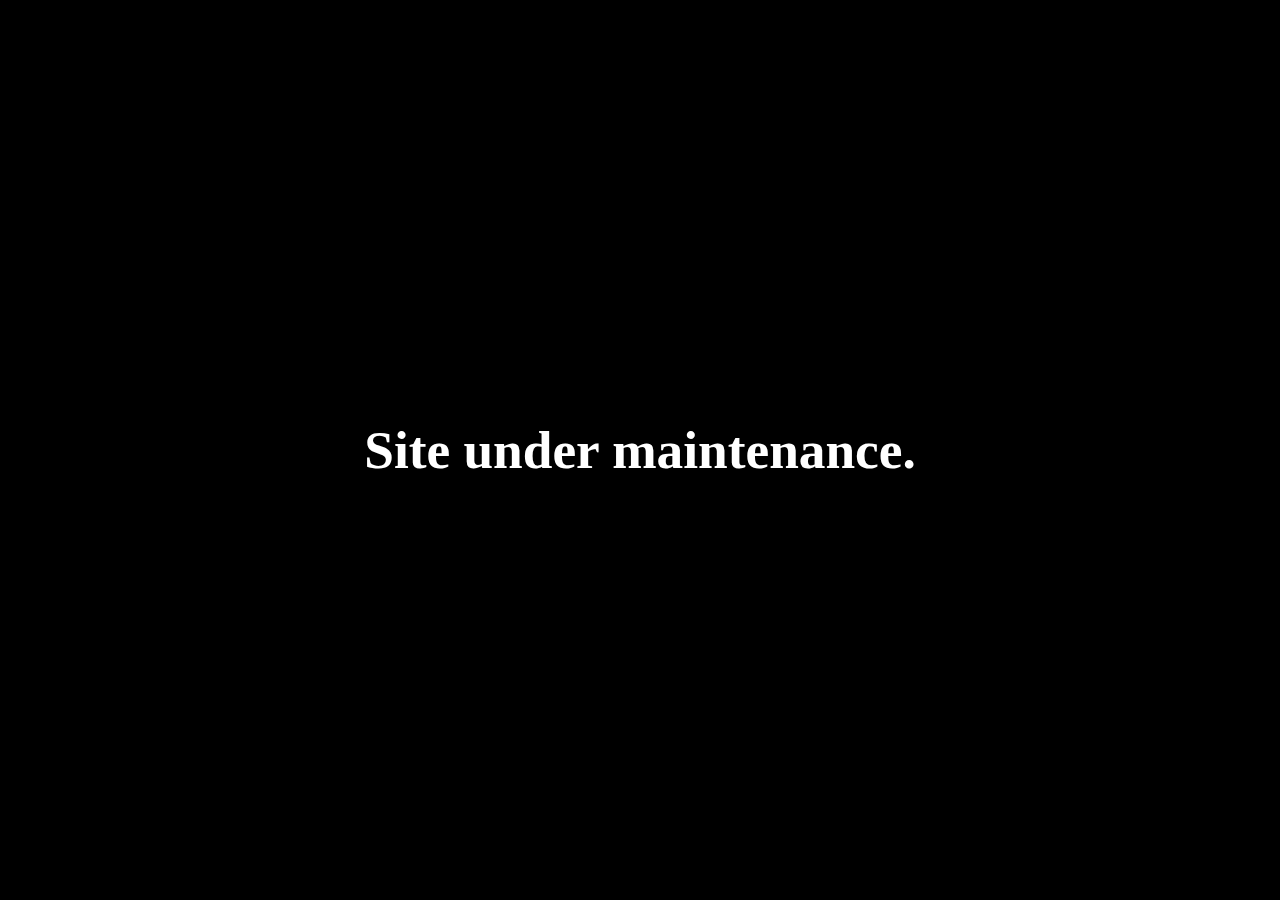
<file: index.html>
<!DOCTYPE html>
<html>
<head>
<meta charset="utf-8">
<title></title>
<script>
var uniqueId = 0;function genUniqueKeyframeName(){return"seq-"+uniqueId++}var uniqueId=0,SceneItem=function(n,t,i,r,u){n.style.visibility="visible";this.keyframe_sequence=u;this.element=n;this.animation_name=t;this.animation_duration=r;this.keyframes="@-ms-keyframes "+t+" {"+i+"}"},KeyframeSequencer=function(n){this._created_keyframes=[];this.container_element=n;this._sequences=[];var t=document.createElement("style");document.head.appendChild(t);this.stylesheet=t.sheet},ScenesManager;KeyframeSequencer.prototype.addSequence=function(n,t,i,r){var u={},e,s,f,o,h,c;for(u.element=n,u.keyframe_name=genUniqueKeyframeName(),u.keyframe_style_str="@-ms-keyframes "+u.keyframe_name+" {",e=0,f=0;f<t.length;f++)o=t[f].duration,e+=o;for(s=0,f=0;f<t.length;f++)o=t[f].duration,s+=o,h=s/e*100+"%",c=t[f].properties,u.keyframe_style_str+=h+"{"+c+"}";u.keyframe_style_str+="}";u.delay=i;u.duration=e+"s";u.fill_mode=r||"both";this._sequences.push(u)};KeyframeSequencer.prototype.playSequence=function(){for(var n,i,r=[],t=0;t<this.container_element.childNodes.length;t++)r.push(this.container_element.childNodes[t]);for(this.stylesheet.cssText="",t=0;t<this._sequences.length;t++)n=this._sequences[t],i=n.element,this.stylesheet.insertRule(n.keyframe_style_str,0),this._created_keyframes.push(n.keyframe_name),i.style.msAnimationDuration=n.duration,i.style.msAnimationDelay=n.delay,i.style.msAnimationFillMode=n.fill_mode,i.style.msAnimationName=n.keyframe_name};ScenesManager=function(n){this._event_element=document.createElement("div");this._canvas=n;this._scenes=[];this._playhead=0;this._repeat=!1;this._repeat_from=0;this._iteration_count=0;this._max_iteration=0;this.oncomplete_callback=null;var t=document.createElement("style");document.head.appendChild(t);this.stylesheet=t.sheet};ScenesManager.prototype.addScene=function(n){this._scenes.push(n)};ScenesManager.prototype.playScenes=function(n){while(this._canvas.hasChildNodes())this._canvas.removeChild(this._canvas.childNodes[0]);n&&n.repeat&&(this._repeat=n.repeat,n&&n.repeat_from&&(this._repeat_from=n.repeat_from),n&&n.repeat_count&&(this._max_iteration=n.repeat_count));n&&n.oncomplete_callback&&(this.oncomplete_callback=n.oncomplete_callback);this.playCurrentScene()};ScenesManager.prototype._onPlayNext=function(){var n=!1;this._playhead+1<this._scenes.length?(this._playhead+=1,this.playCurrentScene()):(this.stylesheet.cssText="",this._repeat?(this._playhead=this._repeat_from,this._max_iteration!=0&&this._iteration_count>=this._max_iteration-1?(this.repeat=!1,n=!0):(this.playCurrentScene(),this._iteration_count+=1)):n=!0);n&&this.oncomplete_callback!=null&&this.oncomplete_callback()};ScenesManager.prototype.playCurrentScene=function(){var u=this,t=this._scenes[this._playhead],n=t.element,i,r;this._canvas.appendChild(n);i=t.keyframes;r=this.stylesheet;r.insertRule(i,0);n.has_event||(n.has_event=!0,n.addEventListener("MSAnimationEnd",function(t){t.target===n&&u._onPlayNext()}));n.style.msAnimationName=t.animation_name;n.style.msAnimationDuration=t.animation_duration;n.style.msAnimationFillMode="both";t.keyframe_sequence&&t.keyframe_sequence.playSequence()}
var rtl_mode=false,v_offset=40;function setVerticalOffset(n){v_offset=n}function setTextStyle(n,t){_setTextStyle(n,t,".instruction_text, .final_text")}function setSubTextStyle(n,t){_setTextStyle(n,t,".instruction_text_small, .final_text_small")}function _setTextStyle(n,t,i){for(var r,u=n.split(";"),o=u[0]+"pt",s=u[1],h=u[2],e=document.querySelectorAll(i),f=0;f<e.length;f++)r=e[f],r.style.fontSize=o,r.style.fontFamily=s,r.style.fontWeight=h,r.style.fontColor=t}function setRTL(n){rtl_mode=n;var t;n?(t=document.getElementById("playback_canvas"),t.parentElement.removeChild(t)):(t=document.getElementById("playback_canvas_rtl"),t.parentElement.removeChild(t))}function initTryThisLaterMessageSequence(n,t,i){var u=document.getElementById("trythislater_overlay_canvas"),r=new ScenesManager(u);r.addScene(new SceneItem(document.getElementById("trythislater_sequence"),"s0","to{opacity:0}","0s",null));r.addScene(new SceneItem(document.getElementById("trythislater_sequence"),"s0","from{-ms-animation-timing-function:ease;opacity:0;}15%{opacity:1}85%{opacity:1}to{opacity:1}",n,null));r.addScene(new SceneItem(document.getElementById("trythislater_sequence"),"s0","to{opacity:1}",t,null));r.addScene(new SceneItem(document.getElementById("trythislater_sequence"),"s0","from{-ms-animation-timing-function:ease;opacity:1;}15%{opacity:1}85%{opacity:1}to{opacity:0}",i,null));r.playScenes({repeat:!1})}function initEndSequence(){document.getElementById("end_sequence_canvas").style.visibility="visible";var n,t=document.getElementById("end_sequence_canvas");n=new ScenesManager(t);n.addScene(new SceneItem(document.getElementById("pre_end_sequence"),"es","to{opacity:1}","6.2s",setPreEndSequence()));n.addScene(new SceneItem(document.getElementById("end_sequence"),"es","to{opacity:1}","0s",setEndSequence()));n.playScenes({repeat:!1,oncomplete_callback:function(){startAnimation()}})}function initEndSequenceMessagesOverlay(){document.getElementById("final_messages_overlay_canvas").style.visibility="visible";var n,t=document.getElementById("final_messages_overlay_canvas");n=new ScenesManager(t);n.addScene(new SceneItem(document.getElementById("message_overlay_sequence"),"mos","to{opacity:1}","300s",setFinalMessagesSequence()));n.playScenes({repeat:!1})}function addZDPMessage(n){rgZDPMessages[rgZDPMessages.length]=n}function initZDPEndSequence(){initEndSequence();document.getElementById("zdp_final_messages_overlay_canvas").style.visibility="visible";nextZDPMessage()}function nextZDPMessage(){document.getElementById("zdp_final_message_text").innerHTML=rgZDPMessages[zdpMessageIndex++];var n,t=document.getElementById("zdp_final_messages_overlay_canvas");n=new ScenesManager(t);n.addScene(new SceneItem(document.getElementById("zdp_message_overlay_sequence"),"mos","to{opacity:1}","60s",setZDPFinalMessagesSequence()));n.playScenes({repeat:!1,oncomplete_callback:function(){zdpMessageIndex>=rgZDPMessages.length&&(zdpMessageIndex=0);nextZDPMessage()}})}function setFinalMessagesSequence(){var i=new KeyframeSequencer(document.getElementById("message_overlay_sequence"));var r=60,n=r-7,t=n;return i.addSequence(document.getElementById("final_message_text1"),[{properties:"-ms-animation-timing-function:cubic-bezier(0.1, 0.9, 0.2, 1);opacity:0;-ms-transform:translate(0px,0px);",duration:0},{properties:"-ms-transform:translate(0px,0px);opacity:1;",duration:6},{properties:"-ms-animation-timing-function:linear;-ms-transform:translate(0px,0px);opacity:1;",duration:n},{properties:"-ms-transform:translate(0px,0px);opacity:0;",duration:1}],"0s"),i.addSequence(document.getElementById("sub_final_message_text1"),[{properties:"-ms-animation-timing-function:cubic-bezier(0.1, 0.9, 0.2, 1);opacity:0;-ms-transform:translate(0px,0px);",duration:0},{properties:"-ms-transform:translate(0px,0px);opacity:1;",duration:6},{properties:"-ms-animation-timing-function:linear;-ms-transform:translate(0px,0px);opacity:1;",duration:n+2+(r-2)},{properties:"-ms-animation-timing-function:linear;-ms-transform:translate(0px,0px);opacity:0;",duration:1}],"0s"),t+=7,n=r-2,i.addSequence(document.getElementById("final_message_text2"),[{properties:"-ms-animation-timing-function:linear;opacity:0;-ms-transform:translate(0px,0px);",duration:0},{properties:"-ms-transform:translate(0px,0px);opacity:1;",duration:1},{properties:"-ms-transform:translate(0px,0px);opacity:1;",duration:n},{properties:"-ms-transform:translate(0px,0px);opacity:0;",duration:1}],t+"s"),i.addSequence(document.getElementById("sub_final_message_text2"),[{properties:"-ms-animation-timing-function:linear;opacity:0;-ms-transform:translate(0px,0px);",duration:0},{properties:"-ms-transform:translate(0px,0px);opacity:0;",duration:1},{properties:"-ms-transform:translate(0px,0px);opacity:0;",duration:n},{properties:"-ms-transform:translate(0px,0px);opacity:0;",duration:1}],t+"s"),t+=n+2,i.addSequence(document.getElementById("final_message_text3"),[{properties:"-ms-animation-timing-function:linear;opacity:0;-ms-transform:translate(0px,0px);",duration:0},{properties:"-ms-transform:translate(0px,0px);opacity:1;",duration:1},{properties:"-ms-transform:translate(0px,0px);opacity:1;",duration:n},{properties:"-ms-transform:translate(0px,0px);opacity:0;",duration:1}],t+"s"),i.addSequence(document.getElementById("sub_final_message_text3"),[{properties:"-ms-animation-timing-function:linear;opacity:0;-ms-transform:translate(0px,0px);",duration:0},{properties:"-ms-transform:translate(0px,0px);opacity:1;",duration:1},{properties:"-ms-transform:translate(0px,0px);opacity:1;",duration:n*3+4},{properties:"-ms-transform:translate(0px,0px);opacity:1;",duration:1}],t+"s"),t+=n+2,i.addSequence(document.getElementById("final_message_text4"),[{properties:"-ms-animation-timing-function:linear;opacity:0;-ms-transform:translate(0px,0px);",duration:0},{properties:"-ms-transform:translate(0px,0px);opacity:1;",duration:1},{properties:"-ms-transform:translate(0px,0px);opacity:1;",duration:n},{properties:"-ms-transform:translate(0px,0px);opacity:0;",duration:1}],t+"s"),i.addSequence(document.getElementById("sub_final_message_text4"),[{properties:"-ms-animation-timing-function:linear;opacity:0;-ms-transform:translate(0px,0px);",duration:0},{properties:"-ms-transform:translate(0px,0px);opacity:0;",duration:1},{properties:"-ms-transform:translate(0px,0px);opacity:1;",duration:n+1},{properties:"-ms-transform:translate(0px,0px);opacity:0;",duration:1}],t+(n+2)*2+"s"),t+=n+2,i.addSequence(document.getElementById("final_message_text5"),[{properties:"-ms-animation-timing-function:linear;opacity:0;-ms-transform:translate(0px,0px);",duration:0},{properties:"-ms-transform:translate(0px,0px);opacity:1;",duration:1},{properties:"-ms-transform:translate(0px,0px);opacity:1;",duration:n},{properties:"-ms-transform:translate(0px,0px);opacity:1;",duration:1}],t+"s"),i.addSequence(document.getElementById("sub_final_message_text5"),[{properties:"-ms-animation-timing-function:linear;opacity:0;-ms-transform:translate(0px,0px);",duration:0},{properties:"-ms-transform:translate(0px,0px);opacity:0;",duration:1},{properties:"-ms-transform:translate(0px,0px);opacity:0;",duration:n+1},{properties:"-ms-transform:translate(0px,0px);opacity:0;",duration:1}],t+(n+2)*3+"s"),i}function setZDPFinalMessagesSequence(){var n,t,i;return n=new KeyframeSequencer(document.getElementById("zdp_message_overlay_sequence")),t=60,i=t-7,n.addSequence(document.getElementById("zdp_final_message_text"),[{properties:"-ms-animation-timing-function:cubic-bezier(0.1, 0.9, 0.2, 1);opacity:0;-ms-transform:translate(0px,0px);",duration:0},{properties:"-ms-transform:translate(0px,0px);opacity:1;",duration:6},{properties:"-ms-animation-timing-function:linear;-ms-transform:translate(0px,0px);opacity:1;",duration:i},{properties:"-ms-transform:translate(0px,0px);opacity:0;",duration:1}],"0s"),n}function startAnimation(){elm=document.getElementById("color1");rCurrent=rValues[currentColor];gCurrent=gValues[currentColor];bCurrent=bValues[currentColor];setTargetColor()}function setTargetColor(){rIncrement=(rValues[targetColor]-rCurrent)/steps;gIncrement=(gValues[targetColor]-gCurrent)/steps;bIncrement=(bValues[targetColor]-bCurrent)/steps;currentColor=(currentColor+1)%numberColors;targetColor=(targetColor+1)%numberColors;currentStep=steps;cycleToTargetColor()}function cycleToTargetColor(){currentStep--;rCurrent+=rIncrement;gCurrent+=gIncrement;bCurrent+=bIncrement;framesSinceSkip++;framesSinceSkip>=skipNthFrame&&(framesSinceSkip=0,elm.style.backgroundColor="rgb("+Math.round(rCurrent)+","+Math.round(gCurrent)+","+Math.round(bCurrent)+")");currentStep>0?callback=requestAnimationFrame(cycleToTargetColor):setTargetColor()}function setPreEndSequence(){var n;return n=new KeyframeSequencer(document.getElementById("pre_end_sequence")),n.addSequence(document.getElementById("color0"),[{properties:"-ms-animation-timing-function:linear;opacity:0;",duration:0},{properties:"opacity:1;",duration:4}],"1s"),n}function setEndSequence(){var n;return n=new KeyframeSequencer(document.getElementById("end_sequence")),n.addSequence(document.getElementById("color1"),[{properties:"-ms-animation-timing-function:linear;opacity:1;",duration:0}],"0s"),n}function initTouchSequence(n){if(n)initEndSequence(),initEndSequenceMessagesOverlay();else{initTryThisLaterMessageSequence("6s","21s","7s");var t,i;i=rtl_mode?document.getElementById("playback_canvas_rtl"):document.getElementById("playback_canvas");t=new ScenesManager(i);t.addScene(new SceneItem(document.getElementById("touch_sequence"),"s1","from{-ms-animation-timing-function:ease;opacity:0;}15%{opacity:1}85%{opacity:1}to{opacity:1}","6s",setTouchSequence0()));t.addScene(new SceneItem(document.getElementById("touch_sequence"),"s1","from{-ms-animation-timing-function:ease;opacity:1;}15%{opacity:1}85%{opacity:1}to{opacity:1}","7s",setTouchSequence1()));t.addScene(new SceneItem(document.getElementById("touch_sequence"),"s1","from{-ms-animation-timing-function:ease;opacity:1;}15%{opacity:1}85%{opacity:1}to{opacity:1}","7s",setTouchSequence3()));t.addScene(new SceneItem(document.getElementById("touch_sequence"),"s1","from{-ms-animation-timing-function:ease;opacity:1;}15%{opacity:1}85%{opacity:1}to{opacity:1}","7s",setTouchSequence3()));t.addScene(new SceneItem(document.getElementById("touch_sequence"),"s1","from{-ms-animation-timing-function:ease;opacity:1;}15%{opacity:1}85%{opacity:1}to{opacity:0}","7s",setTouchSequence2()));t.playScenes({repeat:!1,oncomplete_callback:function(){initEndSequence();initEndSequenceMessagesOverlay()}})}}function initTouchAndMouseSequence(n){if(n)initEndSequence(),initEndSequenceMessagesOverlay();else{initTryThisLaterMessageSequence("6s","57.4s","7.8s");var t,i;i=rtl_mode?document.getElementById("playback_canvas_rtl"):document.getElementById("playback_canvas");t=new ScenesManager(i);t.addScene(new SceneItem(document.getElementById("touch_sequence"),"s1","from{-ms-animation-timing-function:ease;opacity:0;}15%{opacity:1}85%{opacity:1}to{opacity:1}","6s",setTouchSequence0()));t.addScene(new SceneItem(document.getElementById("touch_sequence"),"s1","from{-ms-animation-timing-function:ease;opacity:1;}15%{opacity:1}85%{opacity:1}to{opacity:1}","7s",setTouchSequence1()));t.addScene(new SceneItem(document.getElementById("touch_sequence"),"s1","from{-ms-animation-timing-function:ease;opacity:1;}15%{opacity:1}85%{opacity:1}to{opacity:0}","7s",setTouchSequence2()));t.addScene(new SceneItem(document.getElementById("mouse_sequence"),"s2","from{-ms-animation-timing-function:ease;opacity:0;}15%{opacity:1}85%{opacity:1}to{opacity:1}","9.8s",setMouseSequence3()));t.addScene(new SceneItem(document.getElementById("mouse_sequence"),"s2","from{-ms-animation-timing-function:ease;opacity:1;}15%{opacity:1}85%{opacity:1}to{opacity:0}","7.8s",setMouseSequence2()));t.addScene(new SceneItem(document.getElementById("touch_sequence"),"s1","from{-ms-animation-timing-function:ease;opacity:0;}15%{opacity:1}85%{opacity:1}to{opacity:1}","9s",setTouchSequence4()));t.addScene(new SceneItem(document.getElementById("touch_sequence"),"s1","from{-ms-animation-timing-function:ease;opacity:1;}15%{opacity:1}85%{opacity:1}to{opacity:0}","7s",setTouchSequence2()));t.addScene(new SceneItem(document.getElementById("mouse_sequence"),"s2","from{-ms-animation-timing-function:ease;opacity:0;}15%{opacity:1}85%{opacity:1}to{opacity:1}","9.8s",setMouseSequence3()));t.addScene(new SceneItem(document.getElementById("mouse_sequence"),"s2","from{-ms-animation-timing-function:ease;opacity:1;}15%{opacity:1}85%{opacity:1}to{opacity:0}","7.8s",setMouseSequence2()));t.playScenes({oncomplete_callback:function(){initEndSequence();initEndSequenceMessagesOverlay()}})}}function initMouseSequence(n){if(n)initEndSequence(),initEndSequenceMessagesOverlay();else{initTryThisLaterMessageSequence("14.3s","15.6s","7.8s");var t,i;i=rtl_mode?document.getElementById("playback_canvas_rtl"):document.getElementById("playback_canvas");t=new ScenesManager(i);t.addScene(new SceneItem(document.getElementById("mouse_sequence"),"s2","from{-ms-animation-timing-function:ease;opacity:0;}15%{opacity:1}85%{opacity:1}to{opacity:1}","14.3s",setMouseSequence1()));t.addScene(new SceneItem(document.getElementById("mouse_sequence"),"s2","from{-ms-animation-timing-function:ease;opacity:1;}15%{opacity:1}85%{opacity:1}to{opacity:1}","7.8s",setMouseSequence2()));t.addScene(new SceneItem(document.getElementById("mouse_sequence"),"s2","from{-ms-animation-timing-function:ease;opacity:1;}15%{opacity:1}85%{opacity:1}to{opacity:1}","7.8s",setMouseSequence2()));t.addScene(new SceneItem(document.getElementById("mouse_sequence"),"s2","from{-ms-animation-timing-function:ease;opacity:1;}15%{opacity:1}85%{opacity:1}to{opacity:0}","7.8s",setMouseSequence2()));t.playScenes({repeat:!1,oncomplete_callback:function(){initEndSequence();initEndSequenceMessagesOverlay()}})}}function setTouchSequence0(){var n;return rtl_mode?(n=new KeyframeSequencer(document.getElementById("touch_sequence")),n.addSequence(document.getElementById("touch_intro_text"),[{properties:"-ms-animation-timing-function:cubic-bezier(0.1, 0.9, 0.2, 1);opacity:0;-ms-transform:translate(0px,0px);",duration:0},{properties:"-ms-transform:translate(0px,0px);opacity:1;",duration:2},{properties:"-ms-transform:translate(0px,0px);opacity:1;",duration:1},{properties:"-ms-transform:translate(0px,0px);opacity:0;",duration:1}],"2s"),n.addSequence(document.getElementById("touch_instruction_text"),[{properties:"opacity:0;",duration:.01}],"0s"),n.addSequence(document.getElementById("touch_arrow"),[{properties:"opacity:0;",duration:.01}],"0s"),n.addSequence(document.getElementById("thumbs"),[{properties:"opacity:1;",duration:.01}],"0s"),n.addSequence(document.getElementById("touch_charms"),[{properties:"opacity:0;",duration:.01}],"0s")):(n=new KeyframeSequencer(document.getElementById("touch_sequence")),n.addSequence(document.getElementById("touch_intro_text"),[{properties:"-ms-animation-timing-function:cubic-bezier(0.1, 0.9, 0.2, 1);opacity:0;-ms-transform:translate(0px,0px);",duration:0},{properties:"-ms-transform:translate(0px,0px);opacity:1;",duration:2},{properties:"-ms-transform:translate(0px,0px);opacity:1;",duration:1},{properties:"-ms-transform:translate(0px,0px);opacity:0;",duration:1}],"2s"),n.addSequence(document.getElementById("touch_instruction_text"),[{properties:"opacity:0;",duration:.01}],"0s"),n.addSequence(document.getElementById("touch_arrow"),[{properties:"opacity:0;",duration:.01}],"0s"),n.addSequence(document.getElementById("thumbs"),[{properties:"opacity:1;",duration:.01}],"0s"),n.addSequence(document.getElementById("touch_charms"),[{properties:"opacity:0;",duration:.01}],"0s")),n}function setTouchSequence1(){var n;return rtl_mode?(n=new KeyframeSequencer(document.getElementById("touch_sequence")),n.addSequence(document.getElementById("touch_intro_text"),[{properties:"opacity:0;",duration:.01}],"0s"),n.addSequence(document.getElementById("touch_instruction_text"),[{properties:"-ms-animation-timing-function:cubic-bezier(0.1, 0.9, 0.2, 1);opacity:0;-ms-transform:translate(0px,0px);",duration:0},{properties:"-ms-transform:translate(0px,0px);opacity:1;",duration:2}],"0s"),n.addSequence(document.getElementById("touch_arrow"),[{properties:"-ms-animation-timing-function:cubic-bezier(0.1, 0.9, 0.2, 1);-ms-transform:scale(-1,1) translate(120px,0px);",duration:0},{properties:"-ms-transform:scale(-1,1) translate(0px,0px);opacity:1;",duration:1},{properties:"-ms-transform:scale(-1,1) translate(0px,0px);opacity:0",duration:1.5}],"2s"),n.addSequence(document.getElementById("thumbs"),[{properties:"-ms-animation-timing-function:ease;-ms-transform:scale(-1,1) rotate(0deg) translate(0px,0px);",duration:0},{properties:"-ms-animation-timing-function:ease;-ms-transform:scale(-1,1) rotate(-20deg) translate(-3px,11px);",duration:.25},{properties:"-ms-transform:scale(-1,1) rotate(0deg) translate(0px,0px);",duration:.75}],"4s"),n.addSequence(document.getElementById("touch_charms"),[{properties:"-ms-animation-timing-function:cubic-bezier(0.1, 0.9, 0.2, 1);-ms-transform:translate(-35px,0px);",duration:0},{properties:"-ms-transform:translate(0px,0px);",duration:.5},{properties:"-ms-transform:translate(0px,0px);opacity:1",duration:1},{properties:"-ms-transform:translate(0px,0px);opacity:0",duration:1}],"4.05s")):(n=new KeyframeSequencer(document.getElementById("touch_sequence")),n.addSequence(document.getElementById("touch_intro_text"),[{properties:"opacity:0;",duration:.01}],"0s"),n.addSequence(document.getElementById("touch_instruction_text"),[{properties:"-ms-animation-timing-function:cubic-bezier(0.1, 0.9, 0.2, 1);opacity:0;-ms-transform:translate(0px,0px);",duration:0},{properties:"-ms-transform:translate(0px,0px);opacity:1;",duration:2}],"0s"),n.addSequence(document.getElementById("touch_arrow"),[{properties:"-ms-animation-timing-function:cubic-bezier(0.1, 0.9, 0.2, 1);-ms-transform:translate(120px,0px);",duration:0},{properties:"-ms-transform:translate(0px,0px);opacity:1;",duration:1},{properties:"-ms-transform:translate(0px,0px);opacity:0",duration:1.5}],"2s"),n.addSequence(document.getElementById("thumbs"),[{properties:"-ms-animation-timing-function:ease;-ms-transform:rotate(0deg) translate(0px,0px);",duration:0},{properties:"-ms-animation-timing-function:ease;-ms-transform:rotate(-20deg) translate(-3px,11px);",duration:.25},{properties:"-ms-transform:rotate(0deg) translate(0px,0px);",duration:.75}],"4s"),n.addSequence(document.getElementById("touch_charms"),[{properties:"-ms-animation-timing-function:cubic-bezier(0.1, 0.9, 0.2, 1);-ms-transform:translate(35px,0px);",duration:0},{properties:"-ms-transform:translate(0px,0px);",duration:.5},{properties:"-ms-transform:translate(0px,0px);opacity:1",duration:1},{properties:"-ms-transform:translate(0px,0px);opacity:0",duration:1}],"4.05s")),n}function setTouchSequence2(){var n;return rtl_mode?(n=new KeyframeSequencer(document.getElementById("touch_sequence")),n.addSequence(document.getElementById("touch_intro_text"),[{properties:"-ms-animation-timing-function:cubic-bezier(0.1, 0.9, 0.2, 1);opacity:0;-ms-transform:translate(0px,0px);",duration:0},{properties:"-ms-transform:translate(0px,0px);opacity:0;",duration:2},{properties:"-ms-transform:translate(0px,0px);opacity:0;",duration:1},{properties:"-ms-transform:translate(0px,0px);opacity:0;",duration:1}],"0s"),n.addSequence(document.getElementById("touch_instruction_text"),[{properties:"-ms-animation-timing-function:cubic-bezier(0.1, 0.9, 0.2, 1);opacity:1;-ms-transform:translate(0px,0px);",duration:0},{properties:"-ms-transform:translate(0px,0px);opacity:1;",duration:2}],"0s"),n.addSequence(document.getElementById("touch_arrow"),[{properties:"-ms-animation-timing-function:cubic-bezier(0.1, 0.9, 0.2, 1);-ms-transform:scale(-1,1) translate(120px,0px);",duration:0},{properties:"-ms-transform:scale(-1,1) translate(0px,0px);opacity:1;",duration:1},{properties:"-ms-transform:scale(-1,1) translate(0px,0px);opacity:0",duration:1.5}],"2s"),n.addSequence(document.getElementById("thumbs"),[{properties:"-ms-animation-timing-function:ease;-ms-transform:scale(-1,1) rotate(0deg) translate(0px,0px);",duration:0},{properties:"-ms-animation-timing-function:ease;-ms-transform:scale(-1,1) rotate(-20deg) translate(-3px,11px);",duration:.25},{properties:"-ms-transform:scale(-1,1) rotate(0deg) translate(0px,0px);",duration:.75}],"4s"),n.addSequence(document.getElementById("touch_charms"),[{properties:"-ms-animation-timing-function:cubic-bezier(0.1, 0.9, 0.2, 1);-ms-transform:translate(-35px,0px);",duration:0},{properties:"-ms-transform:translate(0px,0px);",duration:.5},{properties:"-ms-transform:translate(0px,0px);opacity:1",duration:1}],"4.05s")):(n=new KeyframeSequencer(document.getElementById("touch_sequence")),n.addSequence(document.getElementById("touch_intro_text"),[{properties:"-ms-animation-timing-function:cubic-bezier(0.1, 0.9, 0.2, 1);opacity:0;-ms-transform:translate(0px,0px);",duration:0},{properties:"-ms-transform:translate(0px,0px);opacity:0;",duration:2},{properties:"-ms-transform:translate(0px,0px);opacity:0;",duration:1},{properties:"-ms-transform:translate(0px,0px);opacity:0;",duration:1}],"0s"),n.addSequence(document.getElementById("touch_instruction_text"),[{properties:"-ms-transform:translate(0px,0px);opacity:1;",duration:0},{properties:"-ms-transform:translate(0px,0px);opacity:1;",duration:2}],"0s"),n.addSequence(document.getElementById("touch_arrow"),[{properties:"-ms-animation-timing-function:cubic-bezier(0.1, 0.9, 0.2, 1);-ms-transform:translate(120px,0px);",duration:0},{properties:"-ms-transform:translate(0px,0px);opacity:1;",duration:1},{properties:"-ms-transform:translate(0px,0px);opacity:0",duration:1.5}],"2s"),n.addSequence(document.getElementById("thumbs"),[{properties:"-ms-animation-timing-function:ease;-ms-transform:rotate(0deg) translate(0px,0px);",duration:0},{properties:"-ms-animation-timing-function:ease;-ms-transform:rotate(-20deg) translate(-3px,11px);",duration:.25},{properties:"-ms-transform:rotate(0deg) translate(0px,0px);",duration:.75}],"4s"),n.addSequence(document.getElementById("touch_charms"),[{properties:"-ms-animation-timing-function:cubic-bezier(0.1, 0.9, 0.2, 1);-ms-transform:translate(35px,0px);",duration:0},{properties:"-ms-transform:translate(0px,0px);",duration:1}],"4.05s")),n}function setTouchSequence3(){var n;return rtl_mode?(n=new KeyframeSequencer(document.getElementById("touch_sequence")),n.addSequence(document.getElementById("touch_intro_text"),[{properties:"-ms-animation-timing-function:cubic-bezier(0.1, 0.9, 0.2, 1);opacity:0;-ms-transform:translate(0px,0px);",duration:0},{properties:"-ms-transform:translate(0px,0px);opacity:0;",duration:2},{properties:"-ms-transform:translate(0px,0px);opacity:0;",duration:1},{properties:"-ms-transform:translate(0px,0px);opacity:0;",duration:1}],"0s"),n.addSequence(document.getElementById("touch_instruction_text"),[{properties:"-ms-transform:translate(0px,0px);opacity:1;",duration:0},{properties:"-ms-transform:translate(0px,0px);opacity:1;",duration:2}],"0s"),n.addSequence(document.getElementById("touch_arrow"),[{properties:"-ms-animation-timing-function:cubic-bezier(0.1, 0.9, 0.2, 1);-ms-transform:scale(-1,1) translate(120px,0px);",duration:0},{properties:"-ms-transform:scale(-1,1) translate(0px,0px);opacity:1;",duration:1},{properties:"-ms-transform:scale(-1,1) translate(0px,0px);opacity:0",duration:1.5}],"2s"),n.addSequence(document.getElementById("thumbs"),[{properties:"-ms-animation-timing-function:ease;-ms-transform:scale(-1,1) rotate(0deg) translate(0px,0px);",duration:0},{properties:"-ms-animation-timing-function:ease;-ms-transform:scale(-1,1) rotate(-20deg) translate(-3px,11px);",duration:.25},{properties:"-ms-transform:scale(-1,1) rotate(0deg) translate(0px,0px);",duration:.75}],"4s"),n.addSequence(document.getElementById("touch_charms"),[{properties:"-ms-animation-timing-function:cubic-bezier(0.1, 0.9, 0.2, 1);-ms-transform:translate(-35px,0px);",duration:0},{properties:"-ms-transform:translate(0px,0px);",duration:.5},{properties:"-ms-transform:translate(0px,0px);opacity:1",duration:1},{properties:"-ms-transform:translate(0px,0px);opacity:0",duration:1}],"4.05s")):(n=new KeyframeSequencer(document.getElementById("touch_sequence")),n.addSequence(document.getElementById("touch_intro_text"),[{properties:"-ms-animation-timing-function:cubic-bezier(0.1, 0.9, 0.2, 1);opacity:0;-ms-transform:translate(0px,0px);",duration:0},{properties:"-ms-transform:translate(0px,0px);opacity:0;",duration:2},{properties:"-ms-transform:translate(0px,0px);opacity:0;",duration:1},{properties:"-ms-transform:translate(0px,0px);opacity:0;",duration:1}],"0s"),n.addSequence(document.getElementById("touch_instruction_text"),[{properties:"-ms-transform:translate(0px,0px);opacity:1;",duration:0},{properties:"-ms-transform:translate(0px,0px);opacity:1;",duration:2}],"0s"),n.addSequence(document.getElementById("touch_arrow"),[{properties:"-ms-animation-timing-function:cubic-bezier(0.1, 0.9, 0.2, 1);-ms-transform:translate(120px,0px);",duration:0},{properties:"-ms-transform:translate(0px,0px);opacity:1;",duration:1},{properties:"-ms-transform:translate(0px,0px);opacity:0",duration:1.5}],"2s"),n.addSequence(document.getElementById("thumbs"),[{properties:"-ms-animation-timing-function:ease;-ms-transform:rotate(0deg) translate(0px,0px);",duration:0},{properties:"-ms-animation-timing-function:ease;-ms-transform:rotate(-20deg) translate(-3px,11px);",duration:.25},{properties:"-ms-transform:rotate(0deg) translate(0px,0px);",duration:.75}],"4s"),n.addSequence(document.getElementById("touch_charms"),[{properties:"-ms-animation-timing-function:cubic-bezier(0.1, 0.9, 0.2, 1);-ms-transform:translate(35px,0px);",duration:0},{properties:"-ms-transform:translate(0px,0px);",duration:.5},{properties:"-ms-transform:translate(0px,0px);opacity:1",duration:1},{properties:"-ms-transform:translate(0px,0px);opacity:0",duration:1}],"4.05s")),n}function setTouchSequence4(){var n;return rtl_mode?(n=new KeyframeSequencer(document.getElementById("touch_sequence")),n.addSequence(document.getElementById("touch_intro_text"),[{properties:"opacity:0;",duration:.01}],"0s"),n.addSequence(document.getElementById("touch_instruction_text"),[{properties:"-ms-animation-timing-function:cubic-bezier(0.1, 0.9, 0.2, 1);opacity:0;-ms-transform:translate(0px,0px);",duration:0},{properties:"-ms-transform:translate(0px,0px);opacity:1;",duration:2}],"2s"),n.addSequence(document.getElementById("touch_arrow"),[{properties:"-ms-animation-timing-function:cubic-bezier(0.1, 0.9, 0.2, 1);-ms-transform:scale(-1,1) translate(120px,0px);",duration:0},{properties:"-ms-transform:scale(-1,1) translate(0px,0px);opacity:1;",duration:1},{properties:"-ms-transform:scale(-1,1) translate(0px,0px);opacity:0",duration:1.5}],"4s"),n.addSequence(document.getElementById("thumbs"),[{properties:"-ms-animation-timing-function:ease;-ms-transform:scale(-1,1) rotate(0deg) translate(0px,0px);",duration:0},{properties:"-ms-animation-timing-function:ease;-ms-transform:scale(-1,1) rotate(-20deg) translate(-3px,11px);",duration:.25},{properties:"-ms-transform:scale(-1,1) rotate(0deg) translate(0px,0px);",duration:.75}],"6s"),n.addSequence(document.getElementById("touch_charms"),[{properties:"-ms-animation-timing-function:cubic-bezier(0.1, 0.9, 0.2, 1);-ms-transform:translate(-35px,0px);",duration:0},{properties:"-ms-transform:translate(0px,0px);",duration:.5},{properties:"-ms-transform:translate(0px,0px);opacity:1",duration:1},{properties:"-ms-transform:translate(0px,0px);opacity:0",duration:1}],"6.05s")):(n=new KeyframeSequencer(document.getElementById("touch_sequence")),n.addSequence(document.getElementById("touch_intro_text"),[{properties:"opacity:0;",duration:.01}],"0s"),n.addSequence(document.getElementById("touch_instruction_text"),[{properties:"-ms-animation-timing-function:cubic-bezier(0.1, 0.9, 0.2, 1);opacity:0;-ms-transform:translate(0px,0px);",duration:0},{properties:"-ms-transform:translate(0px,0px);opacity:1;",duration:2}],"2s"),n.addSequence(document.getElementById("touch_arrow"),[{properties:"-ms-animation-timing-function:cubic-bezier(0.1, 0.9, 0.2, 1);-ms-transform:translate(120px,0px);",duration:0},{properties:"-ms-transform:translate(0px,0px);opacity:1;",duration:1},{properties:"-ms-transform:translate(0px,0px);opacity:0",duration:1.5}],"4s"),n.addSequence(document.getElementById("thumbs"),[{properties:"-ms-animation-timing-function:ease;-ms-transform:rotate(0deg) translate(0px,0px);",duration:0},{properties:"-ms-animation-timing-function:ease;-ms-transform:rotate(-20deg) translate(-3px,11px);",duration:.25},{properties:"-ms-transform:rotate(0deg) translate(0px,0px);",duration:.75}],"6s"),n.addSequence(document.getElementById("touch_charms"),[{properties:"-ms-animation-timing-function:cubic-bezier(0.1, 0.9, 0.2, 1);-ms-transform:translate(35px,0px);",duration:0},{properties:"-ms-transform:translate(0px,0px);",duration:.5},{properties:"-ms-transform:translate(0px,0px);opacity:1",duration:1},{properties:"-ms-transform:translate(0px,0px);opacity:0",duration:1}],"6.05s")),n}function setMouseSequence1(){var n;return rtl_mode?(n=new KeyframeSequencer(document.getElementById("mouse_sequence")),n.addSequence(document.getElementById("mouse_intro_text"),[{properties:"-ms-animation-timing-function:cubic-bezier(0.1, 0.9, 0.2, 1);opacity:0;-ms-transform:translate(0px,0px);",duration:0},{properties:"-ms-transform:translate(0px,0px);opacity:1;",duration:2},{properties:"-ms-transform:translate(0px,0px);opacity:1;",duration:1},{properties:"-ms-transform:translate(0px,0px);opacity:0;",duration:1}],"2s"),n.addSequence(document.getElementById("mouse_instruction_text"),[{properties:"-ms-animation-timing-function:cubic-bezier(0.1, 0.9, 0.2, 1);opacity:0;-ms-transform:translate(0px,0px);",duration:0},{properties:"-ms-transform:translate(0px,0px);opacity:1;",duration:2}],"6s"),n.addSequence(document.getElementById("cursor"),[{properties:"-ms-animation-timing-function:cubic-bezier(0.1, 0.9, 0.2, 1);opacity:0;",duration:0},{properties:"opacity:1;-ms-transform:translate(0px,0px)",duration:2},{properties:"opacity:1;-ms-transform:translate(0px,0px)",duration:1},{properties:"opacity:1;-ms-transform:translate(-130px,-130px)",duration:1}],"8s"),n.addSequence(document.getElementById("mouse_arrow"),[{properties:"-ms-animation-timing-function:cubic-bezier(0.1, 0.9, 0.2, 1);opacity:0;-ms-transform:translate(0px,0px)",duration:0},{properties:"-ms-animation-timing-function:cubic-bezier(0.1, 0.9, 0.2, 1);opacity:1;-ms-transform:translate(0px,0px);",duration:1},{properties:"-ms-animation-timing-function:cubic-bezier(0.1, 0.9, 0.2, 1);opacity:1;-ms-transform:translate(0px,0px);",duration:.8},{properties:"-ms-animation-timing-function:cubic-bezier(0.1, 0.9, 0.2, 1);opacity:0;",duration:.7}],"9s"),n.addSequence(document.getElementById("mouse_charms"),[{properties:"-ms-animation-timing-function:cubic-bezier(0.1, 0.9, 0.2, 1);-ms-transform:translate(-35px,0px);",duration:0},{properties:"-ms-transform:translate(4px,0px);",duration:.5},{properties:"-ms-transform:translate(4px,0px);opacity:1",duration:1},{properties:"-ms-transform:translate(4px,0px);opacity:0",duration:1}],"11.6s")):(n=new KeyframeSequencer(document.getElementById("mouse_sequence")),n.addSequence(document.getElementById("mouse_intro_text"),[{properties:"-ms-animation-timing-function:cubic-bezier(0.1, 0.9, 0.2, 1);opacity:0;-ms-transform:translate(0px,0px);",duration:0},{properties:"-ms-transform:translate(0px,0px);opacity:1;",duration:2},{properties:"-ms-transform:translate(0px,0px);opacity:1;",duration:1},{properties:"-ms-transform:translate(0px,0px);opacity:0;",duration:1}],"2s"),n.addSequence(document.getElementById("mouse_instruction_text"),[{properties:"-ms-animation-timing-function:cubic-bezier(0.1, 0.9, 0.2, 1);opacity:0;-ms-transform:translate(0px,0px);",duration:0},{properties:"-ms-transform:translate(0px,0px);opacity:1;",duration:2}],"6s"),n.addSequence(document.getElementById("cursor"),[{properties:"-ms-animation-timing-function:cubic-bezier(0.1, 0.9, 0.2, 1);opacity:0;",duration:0},{properties:"opacity:1;-ms-transform:translate(0px,0px)",duration:2},{properties:"opacity:1;-ms-transform:translate(0px,0px)",duration:1},{properties:"opacity:1;-ms-transform:translate(100px,-100px)",duration:1}],"8s"),n.addSequence(document.getElementById("mouse_arrow"),[{properties:"-ms-animation-timing-function:cubic-bezier(0.1, 0.9, 0.2, 1);opacity:0;-ms-transform:translate(0px,0px)",duration:0},{properties:"-ms-animation-timing-function:cubic-bezier(0.1, 0.9, 0.2, 1);opacity:1;-ms-transform:translate(0px,0px);",duration:1},{properties:"-ms-animation-timing-function:cubic-bezier(0.1, 0.9, 0.2, 1);opacity:1;-ms-transform:translate(0px,0px);",duration:.8},{properties:"-ms-animation-timing-function:cubic-bezier(0.1, 0.9, 0.2, 1);opacity:0;",duration:.7}],"9s"),n.addSequence(document.getElementById("mouse_charms"),[{properties:"-ms-animation-timing-function:cubic-bezier(0.1, 0.9, 0.2, 1);-ms-transform:translate(35px,0px);",duration:0},{properties:"-ms-transform:translate(0px,0px);",duration:.5},{properties:"-ms-transform:translate(0px,0px);opacity:1",duration:1},{properties:"-ms-transform:translate(0px,0px);opacity:0",duration:1}],"11.6s")),n}function setMouseSequence3(){var n;return rtl_mode?(n=new KeyframeSequencer(document.getElementById("mouse_sequence")),n.addSequence(document.getElementById("mouse_intro_text"),[{properties:"-ms-animation-timing-function:cubic-bezier(0.1, 0.9, 0.2, 1);opacity:0;-ms-transform:translate(0px,0px);",duration:0},{properties:"-ms-transform:translate(0px,0px);opacity:0;",duration:2},{properties:"-ms-transform:translate(0px,0px);opacity:0;",duration:1},{properties:"-ms-transform:translate(0px,0px);opacity:0;",duration:1}],"0s"),n.addSequence(document.getElementById("mouse_instruction_text"),[{properties:"-ms-animation-timing-function:cubic-bezier(0.1, 0.9, 0.2, 1);opacity:0;-ms-transform:translate(0px,0px);",duration:0},{properties:"-ms-transform:translate(0px,0px);opacity:1;",duration:2}],"2s"),n.addSequence(document.getElementById("cursor"),[{properties:"-ms-animation-timing-function:cubic-bezier(0.1, 0.9, 0.2, 1);opacity:0;",duration:0},{properties:"opacity:1;-ms-transform:translate(0px,0px)",duration:2},{properties:"opacity:1;-ms-transform:translate(0px,0px)",duration:1},{properties:"opacity:1;-ms-transform:translate(-130px,-130px)",duration:1}],"4s"),n.addSequence(document.getElementById("mouse_arrow"),[{properties:"-ms-animation-timing-function:cubic-bezier(0.1, 0.9, 0.2, 1);opacity:0;-ms-transform:translate(0px,0px)",duration:0},{properties:"-ms-animation-timing-function:cubic-bezier(0.1, 0.9, 0.2, 1);opacity:1;-ms-transform:translate(0px,0px);",duration:1},{properties:"-ms-animation-timing-function:cubic-bezier(0.1, 0.9, 0.2, 1);opacity:1;-ms-transform:translate(0px,0px);",duration:.8},{properties:"-ms-animation-timing-function:cubic-bezier(0.1, 0.9, 0.2, 1);opacity:0;",duration:.7}],"5s"),n.addSequence(document.getElementById("mouse_charms"),[{properties:"-ms-animation-timing-function:cubic-bezier(0.1, 0.9, 0.2, 1);-ms-transform:translate(-35px,0px);",duration:0},{properties:"-ms-transform:translate(4px,0px);",duration:.5},{properties:"-ms-transform:translate(4px,0px);opacity:1",duration:1},{properties:"-ms-transform:translate(4px,0px);opacity:0",duration:1}],"7.6s")):(n=new KeyframeSequencer(document.getElementById("mouse_sequence")),n.addSequence(document.getElementById("mouse_intro_text"),[{properties:"-ms-animation-timing-function:cubic-bezier(0.1, 0.9, 0.2, 1);opacity:0;-ms-transform:translate(0px,0px);",duration:0},{properties:"-ms-transform:translate(0px,0px);opacity:0;",duration:2},{properties:"-ms-transform:translate(0px,0px);opacity:0;",duration:1},{properties:"-ms-transform:translate(0px,0px);opacity:0;",duration:1}],"0s"),n.addSequence(document.getElementById("mouse_instruction_text"),[{properties:"-ms-animation-timing-function:cubic-bezier(0.1, 0.9, 0.2, 1);opacity:0;-ms-transform:translate(0px,0px);",duration:0},{properties:"-ms-transform:translate(0px,0px);opacity:1;",duration:2}],"2s"),n.addSequence(document.getElementById("cursor"),[{properties:"-ms-animation-timing-function:cubic-bezier(0.1, 0.9, 0.2, 1);opacity:0;",duration:0},{properties:"opacity:1;-ms-transform:translate(0px,0px)",duration:2},{properties:"opacity:1;-ms-transform:translate(0px,0px)",duration:1},{properties:"opacity:1;-ms-transform:translate(100px,-100px)",duration:1}],"4s"),n.addSequence(document.getElementById("mouse_arrow"),[{properties:"-ms-animation-timing-function:cubic-bezier(0.1, 0.9, 0.2, 1);opacity:0;-ms-transform:translate(0px,0px)",duration:0},{properties:"-ms-animation-timing-function:cubic-bezier(0.1, 0.9, 0.2, 1);opacity:1;-ms-transform:translate(0px,0px);",duration:1},{properties:"-ms-animation-timing-function:cubic-bezier(0.1, 0.9, 0.2, 1);opacity:1;-ms-transform:translate(0px,0px);",duration:.8},{properties:"-ms-animation-timing-function:cubic-bezier(0.1, 0.9, 0.2, 1);opacity:0;",duration:.7}],"5s"),n.addSequence(document.getElementById("mouse_charms"),[{properties:"-ms-animation-timing-function:cubic-bezier(0.1, 0.9, 0.2, 1);-ms-transform:translate(35px,0px);",duration:0},{properties:"-ms-transform:translate(0px,0px);",duration:.5},{properties:"-ms-transform:translate(0px,0px);opacity:1",duration:1},{properties:"-ms-transform:translate(0px,0px);opacity:0",duration:1}],"7.6s")),n}function setMouseSequence2(){var n;return rtl_mode?(n=new KeyframeSequencer(document.getElementById("mouse_sequence")),n.addSequence(document.getElementById("mouse_intro_text"),[{properties:"-ms-animation-timing-function:cubic-bezier(0.1, 0.9, 0.2, 1);opacity:0;-ms-transform:translate(0px,0px);",duration:0},{properties:"-ms-transform:translate(0px,0px);opacity:0;",duration:2},{properties:"-ms-transform:translate(0px,0px);opacity:0;",duration:1},{properties:"-ms-transform:translate(0px,0px);opacity:0;",duration:1}],"0s"),n.addSequence(document.getElementById("mouse_instruction_text"),[{properties:"-ms-animation-timing-function:cubic-bezier(0.1, 0.9, 0.2, 1);opacity:1;-ms-transform:translate(0px,0px);",duration:0},{properties:"-ms-transform:translate(0px,0px);opacity:1;",duration:2}],"0s"),n.addSequence(document.getElementById("cursor"),[{properties:"-ms-animation-timing-function:cubic-bezier(0.1, 0.9, 0.2, 1);opacity:0;",duration:0},{properties:"opacity:1;-ms-transform:translate(0px,0px)",duration:2},{properties:"opacity:1;-ms-transform:translate(0px,0px)",duration:1},{properties:"opacity:1;-ms-transform:translate(-130px,-130px)",duration:1}],"2s"),n.addSequence(document.getElementById("mouse_arrow"),[{properties:"-ms-animation-timing-function:cubic-bezier(0.1, 0.9, 0.2, 1);opacity:0;-ms-transform:translate(0px,0px)",duration:0},{properties:"-ms-animation-timing-function:cubic-bezier(0.1, 0.9, 0.2, 1);opacity:1;-ms-transform:translate(0px,0px);",duration:1},{properties:"-ms-animation-timing-function:cubic-bezier(0.1, 0.9, 0.2, 1);opacity:1;-ms-transform:translate(0px,0px);",duration:.8},{properties:"-ms-animation-timing-function:cubic-bezier(0.1, 0.9, 0.2, 1);opacity:0;",duration:.7}],"3s"),n.addSequence(document.getElementById("mouse_charms"),[{properties:"-ms-animation-timing-function:cubic-bezier(0.1, 0.9, 0.2, 1);-ms-transform:translate(-35px,0px);",duration:0},{properties:"-ms-transform:translate(4px,0px);",duration:.5},{properties:"-ms-transform:translate(4px,0px);opacity:1",duration:1},{properties:"-ms-transform:translate(4px,0px);opacity:0",duration:1}],"5.6s")):(n=new KeyframeSequencer(document.getElementById("mouse_sequence")),n.addSequence(document.getElementById("mouse_intro_text"),[{properties:"-ms-animation-timing-function:cubic-bezier(0.1, 0.9, 0.2, 1);opacity:0;-ms-transform:translate(0px,0px);",duration:0},{properties:"-ms-transform:translate(0px,0px);opacity:0;",duration:2},{properties:"-ms-transform:translate(0px,0px);opacity:0;",duration:1},{properties:"-ms-transform:translate(0px,0px);opacity:0;",duration:1}],"0s"),n.addSequence(document.getElementById("mouse_instruction_text"),[{properties:"-ms-transform:translate(0px,0px);opacity:1;",duration:0},{properties:"-ms-transform:translate(0px,0px);opacity:1;",duration:2}],"0s"),n.addSequence(document.getElementById("cursor"),[{properties:"-ms-animation-timing-function:cubic-bezier(0.1, 0.9, 0.2, 1);opacity:0;",duration:0},{properties:"opacity:1;-ms-transform:translate(0px,0px)",duration:2},{properties:"opacity:1;-ms-transform:translate(0px,0px)",duration:1},{properties:"opacity:1;-ms-transform:translate(100px,-100px)",duration:1}],"2s"),n.addSequence(document.getElementById("mouse_arrow"),[{properties:"-ms-animation-timing-function:cubic-bezier(0.1, 0.9, 0.2, 1);opacity:0;-ms-transform:translate(0px,0px)",duration:0},{properties:"-ms-animation-timing-function:cubic-bezier(0.1, 0.9, 0.2, 1);opacity:1;-ms-transform:translate(0px,0px);",duration:1},{properties:"-ms-animation-timing-function:cubic-bezier(0.1, 0.9, 0.2, 1);opacity:1;-ms-transform:translate(0px,0px);",duration:.8},{properties:"-ms-animation-timing-function:cubic-bezier(0.1, 0.9, 0.2, 1);opacity:0;",duration:.7}],"3s"),n.addSequence(document.getElementById("mouse_charms"),[{properties:"-ms-animation-timing-function:cubic-bezier(0.1, 0.9, 0.2, 1);-ms-transform:translate(35px,0px);",duration:0},{properties:"-ms-transform:translate(0px,0px);",duration:.5},{properties:"-ms-transform:translate(0px,0px);opacity:1",duration:1},{properties:"-ms-transform:translate(0px,0px);opacity:0",duration:1}],"5.6s")),n}function init(){document.getElementById("playback_canvas"+(rtl_mode?"_rtl":"")).style.visibility="visible";centerPos();window.onresize=function(){centerPos()}}function adjustInstructionText(){for(var t,u,r,i=window.innerWidth,f=564,e=document.querySelectorAll(".instruction_text"),n=0;n<e.length;n++)t=e[n],t.style.width=i+"px",t.style.left=(f-i)/2+"px",t.style.top=-t.clientHeight-40+"px";for(u=document.querySelectorAll(".instruction_text_small"),n=0;n<u.length;n++)r=u[n],r.style.width=i+"px",r.style.left=(f-i)/2+"px",r.style.top="390px"}function centerPos(){var f,e,n,t;adjustInstructionText();var o=564,s=390,i=window.innerWidth,r=window.innerHeight,h=document.querySelector("#playback_canvas"+(rtl_mode?"_rtl":""));h.style.left=(i-o)/2+"px";h.style.top=(r-s)/2+v_offset+"px";f=document.querySelector("#trythislater_overlay_canvas");f.style.left=(i-o)/2+"px";f.style.top=(r-s)/2+v_offset+"px";var u=document.querySelectorAll(".final_text"),i=window.innerWidth,r=window.innerHeight;for(n=0;n<u.length;n++)t=u[n],t.style.width=i+"px",t.style.top=(r-t.offsetHeight)/2+"px";var u=document.querySelectorAll(".final_text_small"),i=window.innerWidth,r=window.innerHeight;for(n=0;n<u.length;n++)t=u[n],t.style.width=i+"px",t.style.top=Math.floor((r-t.offsetHeight+120)/2)+"px";for(e=document.querySelectorAll(".fullscreen_color"),n=0;n<e.length;n++)t=e[n],t.style.width=window.outerWidth+"px",t.style.height=window.outerHeight+"px"}function endAnimation(){var n,t=document.getElementById("drape");n=new ScenesManager(t);n.addScene(new SceneItem(document.getElementById("wrap_up_sequence"),"ws","to{opacity:1}","5.2s",setWrapUpSequence()));n.playScenes();setTimeout(function(){for(var i,t=document.querySelector("#container").childNodes,n=0;n<t.length;n++)i=t[n],document.querySelector("#container").removeChild(i)},2e3)}function setWrapUpSequence(){var n;return n=new KeyframeSequencer(document.getElementById("wrap_up_sequence")),n.addSequence(document.getElementById("finish_text"),[{properties:"-ms-animation-timing-function:cubic-bezier(0.1, 0.9, 0.2, 1);opacity:0;-ms-transform:translate(0px,0px);",duration:0},{properties:"-ms-transform:translate(0px,0px);opacity:1;",duration:1},{properties:"-ms-transform:translate(0px,0px);opacity:1;",duration:2},{properties:"-ms-transform:translate(0px,0px);opacity:0;",duration:1}],"1s"),n.addSequence(document.getElementById("black_panel"),[{properties:"-ms-animation-timing-function:linear;opacity:0;",duration:0},{properties:"opacity:1;",duration:1}],"0s"),n}function setUserColor(n,t){for(var i,u=document.getElementsByClassName("user_color1"),r=0;r<u.length;r++)i=u[r],i.attributes.fill?i.attributes.fill.value=n:i.style.backgroundColor=n;for(u=document.getElementsByClassName("user_color2"),r=0;r<u.length;r++)i=u[r],i.attributes.fill?i.attributes.fill.value=t:i.style.backgroundColor=t}function setItemText(n,t){document.getElementById(n).innerHTML=t}function setAriaLabel(n,t){document.getElementById(n).setAttribute("aria-label",t)}var rtl_mode=!1,v_offset=40,zdpMessageIndex=0,rgZDPMessages=[],elm,rCurrent,gCurrent,bCurrent,rIncrement,gIncrement,bIncrement,steps=240,currentStep=240,skipNthFrame=3,framesSinceSkip=0,numberColors=2,currentColor=0,targetColor=1,rValues=[0,0],gValues=[0,0],bValues=[0,0],callback=null
</script>
<style type="text/css">
body {
overflow: hidden;
-ms-content-zooming: none;
-ms-high-contrast-adjust: none;
}
.instruction_text, .instruction_text_small, .final_text, .final_text_small {
font-family: "Segoe UI Variable";
font-size: 28pt;
font-weight:400;
text-align: center;
position: absolute;
top: 0px;
left: 0px;
z-index: 99;
}
.instruction_text_small {
font-size: 20pt;
position: absolute;
z-index: 100;
}
.final_text_small {
font-size: 20pt;
position: absolute;
}
#drape {
z-index: 10000;
}
#playback_canvas, #playback_canvas_rtl, #trythislater_overlay_canvas, .sequence {
visibility: hidden;
position: absolute;
}
#end_sequence_canvas, #pre_end_sequence, #end_sequence, #drape, .fullscreen_color {
position: absolute;
top: 0px;
left: 0px;
}
.scene {
position: absolute;
}
.scene-part {
position: absolute;
left: 0px;
top: 0px;
}
.final_text {
position: absolute;
top: 0px;
left: 0px;
}
body {
color: #fff;
background-color: #000;
}
.asset {
position: absolute;
top: 60px;
}
@keyframes circle1Path {
0%{
top:50vh;
left:50vw;
width:5vw;
height:5vw;
opacity:0.5;
}
50%{
top:0vh;
left:45vw;
width:60vw;
height:60vw;
opacity: 1;
}
100%{
top:50vh;
left:50vw;
width:5vw;
height:5vw;
opacity:0.5;
}
}
@keyframes circle2Path {
0%{
top:40vh;
left:45vw;
width:15vw;
height:15vw;
}
50%{
top:37vh;
left:-10vw;
width:80vw;
height:80vw;
}
100%{
top:40vh;
left:45vw;
width:15vw;
height:15vw;
}
}
@keyframes circle3Path {
0%{
top:30vh;
left:30vw;
width:25vw;
height:25vw;
}
50%{
top:-50vh;
left:-20vw;
width:120vw;
height:120vw;
}
100%{
top:30vh;
left:30vw;
width:25vw;
height:25vw;
}
}
@keyframes fadeIn {
0%{
opacity: 0;
}
}
@keyframes fadeCircleIn{
0%{
opacity:0;
}
100%{
opacity: 1;
}
}
.circle1{
position: absolute;
animation: circle1Path 15s infinite, fadeCircleIn 1332ms ease-out;
border-radius: 100vw;
background: radial-gradient(50% 50% at 50% 50%, rgba(12, 119, 255, 0.3) 15.62%, rgba(12, 119, 255, 0) 100%);
}
.circle2{
position: absolute;
animation: circle2Path 20s infinite, fadeCircleIn 1332ms ease-out;
border-radius: 100vw;
background: radial-gradient(50% 50% at 50% 50%, rgba(0, 56, 255, 0.3) 15.62%, rgba(12, 119, 255, 0) 100%);
}
.circle3{
position: absolute;
animation: circle3Path 30s infinite, fadeCircleIn 1332ms ease-out;
border-radius: 100vw;
background: radial-gradient(50% 50% at 50% 50%, rgba(65, 56, 210, 0.5) 15.62%, rgba(65, 56, 210, 0) 100%);
}

.maintenance {
    position: absolute;
    top: 50%;
    left: 50%;
    -ms-transform: translate(-50%, -50%);
    transform: translate(-50%, -50%);
    text-align: center;
    font-family: Segoe UI;
    display: flex;
    flex-direction: column;
    gap: calc(-2000px);
}
.maintenance h1 {
    position: unset;
    font-size: 40pt;
}
.maintenance p {
    font-size: 20pt;
    position: unset;
}

</style>
</head>
<body>











    <div class="maintenance">
        <div class="one">
            <h1>Site under maintenance.</h1>
        </div>

    </div>
<div id="container">
<div id="trythislater_overlay_canvas">
<div id="trythislater_sequence" class="scene sequence">
<div id="trythislater_intro_text" class="scene-part instruction_text_small">
[ ]
</div>
</div>
</div>
<div id="playback_canvas">
<div id="touch_sequence" class="scene sequence">
<div id="touch_intro_text" class="scene-part instruction_text">
[After your PC is ready]
</div>
<div id="touch_instruction_text" class="scene-part instruction_text">
[Swipe in from any edge]
</div>
<div id="touch_animation_group">
<div id="touch_screen" class="scene-part">
<svg version="1.1" xmlns="http://www.w3.org/2000/svg" xmlns:xlink="http://www.w3.org/1999/xlink"
xmlns:a="http://ns.adobe.com/AdobeSVGViewerExtensions/3.0/" x="0px" y="0px" width="575px"
height="390px" viewbox="-102 -54 575 390" enable-background="new -102 -54 575 390"
xml:space="preserve">
<defs></defs>
<rect class="user_color1" fill="#011a37" width="378" height="213" />
</svg>
</div>
<div style="height: 300px; width: 479px; overflow: hidden" class="scene-part">
<div id="touch_charms" class="scene-part">
<svg version="1.1" xmlns="http://www.w3.org/2000/svg" xmlns:xlink="http://www.w3.org/1999/xlink"
xmlns:a="http://ns.adobe.com/AdobeSVGViewerExtensions/3.0/" x="0px" y="0px" width="575px"
height="390px" viewbox="-445 -55 575 390" enable-background="new -445 -55 575 390"
xml:space="preserve">
<defs></defs>
<rect fill="#1A1A1A" width="35" height="212" />
<path fill="#FFFFFF" d="M19.742,19.162c-3.059,0-5.538,2.479-5.538,5.538c0,1.297,0.45,2.488,1.197,3.432l-0.533,0.533
c-0.375,0.025-0.755,0.185-1.012,0.441l-3.94,3.942c-0.237,0.238-0.405,0.584-0.446,0.929c-0.051,0.405,0.071,0.777,0.343,1.048
c0.231,0.231,0.533,0.354,0.873,0.354c0.399,0,0.822-0.176,1.104-0.458l3.941-3.941c0.248-0.248,0.41-0.599,0.443-0.963
c0.003-0.033-0.001-0.065,0-0.098l0.569-0.569c0.864,0.559,1.892,0.887,2.998,0.887c3.059,0,5.538-2.48,5.538-5.538
C25.28,21.642,22.801,19.162,19.742,19.162z M19.742,28.656c-2.186,0-3.956-1.771-3.956-3.956c0-2.185,1.771-3.956,3.956-3.956
s3.956,1.771,3.956,3.956C23.698,26.885,21.928,28.656,19.742,28.656z" />
<g>
<path fill="#FFFFFF" d="M9.458,144.472c0-0.825,0.675-1.5,1.5-1.5h4.119c0.825,0,1.5,0.675,1.5,1.5v2.143
c0,0.825-0.675,1.5-1.5,1.5h-4.119c-0.825,0-1.5-0.675-1.5-1.5V144.472z" />
</g>
<path fill="#FFFFFF" d="M21.127,139.411h-5.735c-2.77,0-3.165,1.979-3.165,1.979h8.702c0.981,0,1.978,0.996,1.978,1.978v4.351
c0,0.982-0.996,1.979-1.978,1.979h-8.702c0,0,0.396,1.978,3.165,1.978h5.735c2.175,0,3.758-1.978,3.758-3.956v-4.351
C24.885,141.39,23.302,139.411,21.127,139.411z" />
<path fill="#FFFFFF" d="M24.639,187.013l-1.227-0.508c-0.202-0.084-0.362-0.188-0.355-0.23s0.026-0.256,0.044-0.475l0.002-1.008
c-0.018-0.219-0.037-0.434-0.043-0.476c-0.007-0.043,0.153-0.147,0.355-0.23l1.223-0.507c0.203-0.083,0.301-0.317,0.216-0.521
l-0.609-1.473c-0.084-0.203-0.318-0.3-0.521-0.217l-1.224,0.508c-0.203,0.084-0.389,0.124-0.414,0.089
c-0.026-0.035-0.163-0.199-0.307-0.366l-0.715-0.713c-0.166-0.143-0.331-0.279-0.366-0.305s0.005-0.211,0.089-0.414l0.508-1.227
c0.084-0.202-0.014-0.437-0.216-0.521l-1.473-0.609c-0.202-0.083-0.437,0.013-0.521,0.217l-0.508,1.227
c-0.084,0.201-0.188,0.361-0.23,0.355c-0.043-0.007-0.256-0.034-0.474-0.061c0,0-0.212-0.025-0.515-0.025
c-0.299,0-0.498,0.023-0.498,0.023c-0.217,0.025-0.431,0.053-0.473,0.06c-0.043,0.007-0.146-0.153-0.229-0.356l-0.508-1.223
c-0.084-0.204-0.317-0.3-0.521-0.217l-1.473,0.609c-0.202,0.085-0.3,0.319-0.216,0.521l0.507,1.224
c0.084,0.202,0.124,0.39,0.089,0.414c-0.034,0.026-0.199,0.163-0.366,0.306l-0.713,0.715c-0.142,0.167-0.279,0.332-0.304,0.367
c-0.026,0.035-0.212-0.005-0.415-0.09l-1.226-0.508c-0.202-0.083-0.437,0.014-0.521,0.217l-0.61,1.473
c-0.084,0.202,0.013,0.438,0.216,0.521l1.227,0.508c0.202,0.084,0.361,0.188,0.355,0.23c-0.008,0.042-0.027,0.257-0.045,0.475
l-0.001,1.01c0.017,0.218,0.036,0.433,0.043,0.475c0.007,0.043-0.153,0.146-0.356,0.23l-1.223,0.506
c-0.203,0.085-0.3,0.318-0.216,0.521l0.609,1.473c0.084,0.203,0.318,0.299,0.521,0.216l1.224-0.508
c0.203-0.083,0.389-0.124,0.414-0.089c0.026,0.035,0.163,0.199,0.306,0.366l0.715,0.714c0.167,0.142,0.332,0.278,0.367,0.304
c0.034,0.025-0.005,0.212-0.089,0.415l-0.508,1.226c-0.084,0.203,0.014,0.438,0.216,0.521l1.473,0.609
c0.203,0.085,0.437-0.013,0.521-0.215l0.508-1.227c0.084-0.202,0.188-0.362,0.23-0.355c0.043,0.008,0.256,0.034,0.474,0.06
c0,0,0.212,0.025,0.516,0.025c0.298,0,0.497-0.023,0.497-0.023c0.218-0.025,0.431-0.051,0.474-0.058
c0.042-0.008,0.146,0.152,0.229,0.355l0.507,1.224c0.084,0.202,0.318,0.299,0.521,0.215l1.473-0.61
c0.202-0.083,0.3-0.317,0.216-0.521l-0.507-1.223c-0.083-0.203-0.124-0.39-0.089-0.414c0.035-0.026,0.199-0.163,0.366-0.307
l0.713-0.715c0.142-0.167,0.279-0.332,0.305-0.366c0.025-0.036,0.212,0.004,0.414,0.088l1.227,0.508
c0.202,0.084,0.437-0.012,0.521-0.215l0.61-1.473C24.938,187.331,24.841,187.098,24.639,187.013z M17.369,189.251
c-2.186,0-3.956-1.771-3.956-3.954c0-2.186,1.771-3.956,3.956-3.956c2.184,0,3.955,1.771,3.955,3.956
C21.324,187.48,19.553,189.251,17.369,189.251z" />
<path fill="#FFFFFF" d="M9.443,64.942c-0.921,0.926-0.921,2.432,0,3.358c0.434,0.437,0.996,0.66,1.566,0.685
c0.952,2.925,3.617,5.072,6.803,5.232c-0.267-0.506-0.408-1.073-0.408-1.663c0-0.02,0.002-0.039,0.002-0.059
c-2.266-0.304-4.124-1.908-4.815-4.038c0.063-0.053,0.131-0.098,0.191-0.158c0.92-0.926,0.92-2.432,0-3.358
C11.861,64.017,10.363,64.017,9.443,64.942z" />
<path fill="#FFFFFF" d="M23.446,63.206c-0.087,0.089-0.18,0.171-0.273,0.249c0.578,0.917,0.918,2.002,0.918,3.167
c0,1.596-0.632,3.042-1.654,4.11c-0.926-0.767-2.296-0.726-3.161,0.145c-0.921,0.926-0.921,2.432,0,3.358
c0.92,0.926,2.418,0.926,3.338,0c0.538-0.542,0.752-1.279,0.661-1.984c1.525-1.394,2.487-3.398,2.487-5.629
c0-1.723-0.575-3.311-1.539-4.588C24.047,62.467,23.786,62.865,23.446,63.206z" />
<path fill="#FFFFFF" d="M19.275,59.009c-0.023,0.024-0.04,0.052-0.063,0.077c-0.335-0.046-0.674-0.079-1.021-0.079
c-2.903,0-5.419,1.659-6.686,4.079c0.555,0.062,1.098,0.254,1.578,0.578c1.021-1.776,2.925-2.976,5.107-2.976
c0.133,0,0.265,0.006,0.395,0.017c0.004,0.602,0.233,1.203,0.689,1.662c0.92,0.926,2.418,0.926,3.338,0
c0.921-0.926,0.921-2.432,0-3.358C21.693,58.083,20.195,58.083,19.275,59.009z" />
<path class="user_color2" fill="#038dff" d="M17.119,105.642h9.197v-8.063l-9.197,1.285V105.642z M17.119,106.519v6.783l9.197,1.283v-8.066H17.119z
M9.309,105.642v-5.688l6.934-0.969v6.656H9.309z M16.242,106.519H9.309v5.691l6.934,0.969V106.519z" />
</svg>
</div>
</div>
<div id="touch_frame" class="scene-part">
<svg version="1.1" xmlns="http://www.w3.org/2000/svg" xmlns:xlink="http://www.w3.org/1999/xlink"
xmlns:a="http://ns.adobe.com/AdobeSVGViewerExtensions/3.0/" x="0px" y="0px" width="575px"
height="390px" viewbox="-79.759 -33.5 575 390" enable-background="new -79.759 -33.5 575 390"
xml:space="preserve">
<defs></defs>
<path fill="#FFFFFF" d="M400.241,234.178H21.481V20.52h378.76V234.178z M22.481,233.178h376.76V21.52H22.481V233.178z" />
<rect x="1" y="1" fill="none" stroke="#FFFFFF" stroke-width="2" stroke-linejoin="round"
stroke-miterlimit="10" width="419.648" height="253.557" />
</svg>
</div>
<div id="frame_button" class="scene-part">
<svg version="1.1" xmlns="http://www.w3.org/2000/svg" xmlns:xlink="http://www.w3.org/1999/xlink"
xmlns:a="http://ns.adobe.com/AdobeSVGViewerExtensions/3.0/" x="0px" y="0px" width="575px"
height="390px" viewbox="-285 -271.5 575 390" xml:space="preserve">
<defs></defs>
<polygon fill="#FFF" points="6,6.338 6,10.84 13,11.676 13,6.338" />
<polygon fill="#FFF" points="5,6.338 0,6.338 0,10.094 5,10.721" />
<polygon fill="#FFF" points="6,5.338 6,0.836 13,0 13,5.338" />
<polygon fill="#FFF" points="5,5.338 0,5.338 0,1.582 5,0.955" />
</svg>
</div>
<div style="height: 300px; width: 479px; overflow: hidden" class="scene-part">
<div id="touch_arrow" class="scene-part">
<svg version="1.1" xmlns="http://www.w3.org/2000/svg" xmlns:xlink="http://www.w3.org/1999/xlink"
xmlns:a="http://ns.adobe.com/AdobeSVGViewerExtensions/3.0/" x="0px" y="0px" width="575px"
height="390px" viewbox="-376.504 -143.21 575 390" enable-background="new -376.504 -143.21 575 390"
xml:space="preserve">
<defs></defs>
<path fill="#FFFFFF" d="M59.763,21.018h-9.956v-7.467h9.956V21.018z M44.387,21.018h-9.956v-7.467h9.956V21.018z" />
<polygon fill="#FFFFFF" points="27.69,0 17.297,0 0,17.29 17.297,34.579 27.69,34.579 14.001,20.896 29.119,20.896 29.119,13.67
14.021,13.67" />
<path fill="#FFFFFF" d="M90.433,21.018h-9.956v-7.467h9.956V21.018z M75.057,21.018h-9.956v-7.467h9.956V21.018z" />
<path fill="#FFFFFF" d="M121.102,21.018h-9.956v-7.467h9.956V21.018z M105.726,21.018h-9.956v-7.467h9.956V21.018z" />
</svg>
</div>
</div>
<div id="hands" class="scene-part">
<svg version="1.1" xmlns="http://www.w3.org/2000/svg" xmlns:xlink="http://www.w3.org/1999/xlink"
xmlns:a="http://ns.adobe.com/AdobeSVGViewerExtensions/3.0/" x="0px" y="0px" width="575px"
height="390px" viewbox="-4.976 -113.451 575 390" enable-background="new -4.976 -113.451 575 390"
xml:space="preserve">
<path d="M496.024,19.549v72.069l-30.102,34.931c-1.407,16-1.682,33.403,1.741,49.602c3.022,14.428,8.02,26.848,13.698,32.742
c6.488,6.748,9.422,39.656,10.488,54.656h74.021c-0.312-12-1.047-35.613-2.039-43.97c-0.259-2.19-2.952-96.882-3.705-121.907
c-0.938-30.604-28.978-52.228-38.013-60.119c0,0-12.9-11.227-24.244-17.514"/>
<path fill="#FFFFFF" d="M466.688,176.107c3.197,15.257,8.284,27.384,13.956,33.271c4.412,4.586,8.137,24.296,10.215,54.074
l1.993-0.14c-1.515-21.707-4.61-48.924-10.767-55.322c-5.341-5.54-10.363-17.613-13.44-32.295
c-2.008-9.502-2.729-19.318-2.704-29.146c-0.667,0-1.333,0-2,0C463.912,156.496,464.647,166.449,466.688,176.107z"/>
<path fill="#FFFFFF" d="M496.936,20.652l0.456,0.252c11.118,6.163,23.945,17.271,24.073,17.383c0.653,0.571,1.41,1.216,2.248,1.931
c10.343,8.826,34.563,29.495,35.42,57.443c0.193,6.447,0.52,17.518,0.896,30.438c1.381,47.346,2.635,89.971,2.814,91.514
c1.073,9.029,1.828,35.804,2.035,43.795l1.997-0.051c-0.204-8.017-0.963-34.866-2.047-43.979
c-0.188-1.661-1.762-55.626-2.805-91.336c-0.377-12.921-0.699-23.993-0.896-30.441c-0.884-28.833-25.577-49.905-36.121-58.904
c-0.831-0.709-1.581-1.349-2.229-1.917c-0.131-0.113-12.77-11.059-23.963-17.369l-1.779-1.003"/>
<path d="M69.476,15.3l-7.231,70.323c0,0-4.301,1.67-6.64,5.47"/>
<path d="M75.023,263.383c0,0,1.828-45.699,10.49-54.699c5.679-5.894,10.674-18.354,13.698-32.783
c5.292-25.041,1.767-52.412-1.164-75.972C96.8,89.888,96.096,15.3,96.096,15.3C96.075,7.405,90.156,1,82.791,1
c-7.345,0-13.294,6.405-13.294,14.3l-0.495,4.729c-11.343,6.287-24.245,17.503-24.245,17.503
C35.722,45.423,7.683,67.027,6.746,97.631c-0.753,25.025-3.447,119.674-3.705,121.865C1.644,231.08,1,263.383,1,263.383"/>
<path d="M75.023,263.383c1.067-15.297,3.999-47.951,10.49-54.699c5.679-5.894,10.674-18.354,13.698-32.783
c5.292-25.041,1.767-52.412-1.164-75.972C96.8,89.888,96.096,15.3,96.096,15.3C96.075,7.405,90.156,1,82.791,1
c-7.345,0-12.887,6.21-13.294,14.3l-0.495,4.729c-11.343,6.287-24.245,17.503-24.245,17.503
C35.722,45.423,7.683,67.027,6.746,97.631c-0.753,25.025-3.447,119.674-3.705,121.865C2.047,227.852,1.312,251.279,1,263.383"/>
<path d="M69.476,15.3l-7.231,70.323c0,0-4.301,1.67-6.64,5.47"/>
<path d="M69.476,15.3l-7.231,70.323c0,0-4.301,1.67-6.64,5.47"/>
<path fill="#C1272D" d="M56.457,91.618l-1.703-1.049c1.99-3.233,5.241-5.009,6.556-5.627l7.172-69.744l1.989,0.205l-7.294,70.929
l-0.569,0.223C62.568,86.57,58.583,88.163,56.457,91.618z"/>
<path d="M75.023,263.383c0,0,1.828-45.699,10.49-54.699c5.679-5.894,10.674-18.354,13.698-32.783
c5.292-25.041,1.767-52.412-1.164-75.972C96.8,89.888,96.096,15.3,96.096,15.3C96.075,7.405,90.156,1,82.791,1
c-7.345,0-13.294,6.405-13.294,14.3l-0.495,4.729c-11.343,6.287-24.245,17.503-24.245,17.503
C35.722,45.423,7.683,67.027,6.746,97.631c-0.753,25.025-3.447,119.674-3.705,121.865C1.644,231.08,1,263.383,1,263.383"/>
<path fill="#C1272D" d="M76.022,263.423l-1.998-0.08c0.075-1.882,1.945-46.185,10.77-55.353c5.339-5.54,10.362-17.613,13.439-32.295
c5.185-24.534,1.869-51.17-1.057-74.67l-0.121-0.973c-1.24-9.983-1.93-81.695-1.959-84.743C95.077,7.968,89.557,2,82.791,2
c-6.779,0-12.294,5.966-12.294,13.3l-0.005,0.104l-0.55,5.248l-0.456,0.252c-11.118,6.163-23.944,17.271-24.072,17.383
c-0.654,0.571-1.41,1.216-2.248,1.931C32.822,49.044,8.601,69.713,7.745,97.662c-0.194,6.447-0.518,17.518-0.895,30.438
c-1.381,47.346-2.636,89.97-2.816,91.514C2.658,231.02,2.006,263.08,2,263.402l-2-0.039c0.007-0.324,0.661-32.486,2.048-43.987
c0.188-1.659,1.762-55.624,2.804-91.334c0.377-12.921,0.7-23.993,0.895-30.441c0.883-28.833,25.577-49.905,36.121-58.904
c0.832-0.709,1.58-1.349,2.231-1.917c0.13-0.113,12.768-11.059,23.962-17.369l0.437-4.163C68.523,6.834,74.925,0,82.791,0
s14.283,6.862,14.305,15.298c0.007,0.738,0.718,74.638,1.943,84.508l0.121,0.973c2.944,23.656,6.282,50.468,1.028,75.329
c-3.196,15.257-8.284,27.384-13.956,33.271C77.931,218.004,76.04,262.971,76.022,263.423z"/>
<path fill="#FFFFFF" d="M76.021,263.452l-1.995-0.14c1.516-21.707,4.612-48.924,10.768-55.322
c5.339-5.54,10.362-17.613,13.439-32.295c5.185-24.534,1.869-51.17-1.057-74.67l-0.121-0.973c-1.24-9.983-1.93-81.695-1.959-84.743
C95.077,7.968,89.557,2,82.791,2c-6.734,0-11.905,5.615-12.296,13.351l-0.554,5.301l-0.456,0.252
c-11.118,6.163-23.944,17.271-24.072,17.383c-0.654,0.571-1.41,1.216-2.248,1.931C32.822,49.044,8.601,69.713,7.745,97.662
c-0.194,6.447-0.518,17.518-0.895,30.438c-1.381,47.346-2.636,89.97-2.816,91.514C2.96,228.643,2.206,255.417,2,263.408l-2-0.051
c0.206-8.017,0.963-34.866,2.047-43.979c0.188-1.661,1.763-55.626,2.805-91.336c0.377-12.921,0.7-23.993,0.895-30.441
c0.883-28.833,25.577-49.905,36.121-58.904c0.832-0.709,1.58-1.349,2.231-1.917c0.13-0.113,12.768-11.059,23.962-17.369l0.441-4.214
C68.937,6.556,75.082,0,82.791,0c7.866,0,14.283,6.862,14.305,15.298c0.007,0.738,0.718,74.638,1.943,84.508l0.121,0.973
c2.944,23.656,6.282,50.468,1.028,75.329c-3.196,15.257-8.284,27.384-13.956,33.271C81.821,213.964,78.099,233.674,76.021,263.452z"
/>
<path d="M69.476,15.3l-7.231,70.323c0,0-4.301,1.67-6.64,5.47"/>
<path fill="#FFFFFF" d="M61.187,85.053c0,0-8.019,1.297-11.432,7.193c0,0-0.448,0.552-1.066,0.954s-1.311,0.444-1.311,0.444
l1.256,1.435c0,0,0.223-0.162,1.137-0.518s1.714-1.312,1.714-1.312c2.93-5.061,9.87-6.085,9.94-6.095c0,0,1.397-0.471,1.628-0.709
l0.123-0.112l7.294-70.929l-1.989-0.205L61.31,84.942"/>
</svg>
</div>
<div id="thumbs" class="scene-part" style="position: absolute; top: 110px; left: 465px;
-ms-transform: rotate(0deg) translate(0px,0px); -ms-transform-origin: 6px 148px;">
<svg version="1.1" xmlns="http://www.w3.org/2000/svg" xmlns:xlink="http://www.w3.org/1999/xlink"
xmlns:a="http://ns.adobe.com/AdobeSVGViewerExtensions/3.0/" x="0px" y="0px" width="63px"
height="169px" viewbox="-3.84 -3.88 63 169" enable-background="new -3.84 -3.88 63 169"
xml:space="preserve">
<defs></defs>
<g>
<path d="M48.75,89.5c0,0,6.433,1.842,8.434,12.515s1.334,6.671-1.833,13.008c0.433-0.276-2.036,2.521-1.638,2.11
c-0.268,12.18-3.443,27.768-14.628,36.416c-18.75,14.5-37.085-7-37.085-7C2.041,131,3.971,115.424,5.763,101.025l0.121-0.973
c1.239-9.984,1.931-81.695,1.959-84.743C7.861,7.968,13.382,2,20.147,2c6.734,0,11.906,5.615,12.298,13.35l0.533,5.116l0.129,1.141
l6.656,64.724l0.567,0.224c0.025,0.009,2.211-0.054,4.367,0.742L48.75,89.5z"/>
</g>
<path fill="#FFFFFF" d="M51.33,93.136c-2.93-5.061-9.87-6.085-9.94-6.095c0,0-1.397-0.471-1.628-0.709l-6.656-64.724l-0.129-1.141
l-0.533-5.116C32.052,7.615,26.88,2,20.147,2C13.382,2,7.861,7.968,7.843,15.308c-0.028,3.048-0.72,74.76-1.959,84.743l-0.121,0.975
C3.971,115.424,2.041,131,2,146.549c-0.672,0-1.339,0-2,0c0.04-15.658,1.978-31.305,3.779-45.769L3.9,99.807
c1.225-9.871,1.936-83.771,1.943-84.509C5.865,6.862,12.281,0,20.147,0c7.709,0,13.855,6.556,14.291,15.196l0.439,4.214l0.225,2.046
l6.527,63.485l0.038,0.12c0.324,0.045,7.98,1.178,11.394,7.073l2.377,0.397v2.094c0,0-1.185-0.054-2.099-0.41
S51.33,93.136,51.33,93.136z"/>
</svg>
</div>
</div>
</div>
<div id="mouse_sequence" class="scene sequence">
<div id="mouse_intro_text" class="scene-part instruction_text">
[After your PC is ready]
</div>
<div id="mouse_instruction_text" class="scene-part instruction_text">
[With mouse, go to corners]
</div>
<div id="Div1">
<div id="mouse_screen" class="scene-part">
<svg version="1.1" xmlns="http://www.w3.org/2000/svg" xmlns:xlink="http://www.w3.org/1999/xlink"
xmlns:a="http://ns.adobe.com/AdobeSVGViewerExtensions/3.0/" x="0px" y="0px" width="564px"
height="390px" viewbox="-96.322 -53.976 564 390" enable-background="new -96.322 -53.976 564 390"
xml:space="preserve">
<defs></defs>
<rect class="user_color1" fill="#011a37" width="377.687" height="212.444" />
</svg>
</div>
<div style="height: 300px; width: 475px; overflow: hidden" class="scene-part">
<div id="mouse_charms" class="scene-part">
<svg version="1.1" xmlns="http://www.w3.org/2000/svg" xmlns:xlink="http://www.w3.org/1999/xlink"
xmlns:a="http://ns.adobe.com/AdobeSVGViewerExtensions/3.0/" x="0px" y="0px" width="575px"
height="390px" viewbox="-438 -55 575 390" enable-background="new -445 -55 575 390"
xml:space="preserve">
<defs></defs>
<rect fill="#1A1A1A" width="35" height="212" />
<path fill="#FFFFFF" d="M19.742,19.162c-3.059,0-5.538,2.479-5.538,5.538c0,1.297,0.45,2.488,1.197,3.432l-0.533,0.533
c-0.375,0.025-0.755,0.185-1.012,0.441l-3.94,3.942c-0.237,0.238-0.405,0.584-0.446,0.929c-0.051,0.405,0.071,0.777,0.343,1.048
c0.231,0.231,0.533,0.354,0.873,0.354c0.399,0,0.822-0.176,1.104-0.458l3.941-3.941c0.248-0.248,0.41-0.599,0.443-0.963
c0.003-0.033-0.001-0.065,0-0.098l0.569-0.569c0.864,0.559,1.892,0.887,2.998,0.887c3.059,0,5.538-2.48,5.538-5.538
C25.28,21.642,22.801,19.162,19.742,19.162z M19.742,28.656c-2.186,0-3.956-1.771-3.956-3.956c0-2.185,1.771-3.956,3.956-3.956
s3.956,1.771,3.956,3.956C23.698,26.885,21.928,28.656,19.742,28.656z" />
<g>
<path fill="#FFFFFF" d="M9.458,144.472c0-0.825,0.675-1.5,1.5-1.5h4.119c0.825,0,1.5,0.675,1.5,1.5v2.143
c0,0.825-0.675,1.5-1.5,1.5h-4.119c-0.825,0-1.5-0.675-1.5-1.5V144.472z" />
</g>
<path fill="#FFFFFF" d="M21.127,139.411h-5.735c-2.77,0-3.165,1.979-3.165,1.979h8.702c0.981,0,1.978,0.996,1.978,1.978v4.351
c0,0.982-0.996,1.979-1.978,1.979h-8.702c0,0,0.396,1.978,3.165,1.978h5.735c2.175,0,3.758-1.978,3.758-3.956v-4.351
C24.885,141.39,23.302,139.411,21.127,139.411z" />
<path fill="#FFFFFF" d="M24.639,187.013l-1.227-0.508c-0.202-0.084-0.362-0.188-0.355-0.23s0.026-0.256,0.044-0.475l0.002-1.008
c-0.018-0.219-0.037-0.434-0.043-0.476c-0.007-0.043,0.153-0.147,0.355-0.23l1.223-0.507c0.203-0.083,0.301-0.317,0.216-0.521
l-0.609-1.473c-0.084-0.203-0.318-0.3-0.521-0.217l-1.224,0.508c-0.203,0.084-0.389,0.124-0.414,0.089
c-0.026-0.035-0.163-0.199-0.307-0.366l-0.715-0.713c-0.166-0.143-0.331-0.279-0.366-0.305s0.005-0.211,0.089-0.414l0.508-1.227
c0.084-0.202-0.014-0.437-0.216-0.521l-1.473-0.609c-0.202-0.083-0.437,0.013-0.521,0.217l-0.508,1.227
c-0.084,0.201-0.188,0.361-0.23,0.355c-0.043-0.007-0.256-0.034-0.474-0.061c0,0-0.212-0.025-0.515-0.025
c-0.299,0-0.498,0.023-0.498,0.023c-0.217,0.025-0.431,0.053-0.473,0.06c-0.043,0.007-0.146-0.153-0.229-0.356l-0.508-1.223
c-0.084-0.204-0.317-0.3-0.521-0.217l-1.473,0.609c-0.202,0.085-0.3,0.319-0.216,0.521l0.507,1.224
c0.084,0.202,0.124,0.39,0.089,0.414c-0.034,0.026-0.199,0.163-0.366,0.306l-0.713,0.715c-0.142,0.167-0.279,0.332-0.304,0.367
c-0.026,0.035-0.212-0.005-0.415-0.09l-1.226-0.508c-0.202-0.083-0.437,0.014-0.521,0.217l-0.61,1.473
c-0.084,0.202,0.013,0.438,0.216,0.521l1.227,0.508c0.202,0.084,0.361,0.188,0.355,0.23c-0.008,0.042-0.027,0.257-0.045,0.475
l-0.001,1.01c0.017,0.218,0.036,0.433,0.043,0.475c0.007,0.043-0.153,0.146-0.356,0.23l-1.223,0.506
c-0.203,0.085-0.3,0.318-0.216,0.521l0.609,1.473c0.084,0.203,0.318,0.299,0.521,0.216l1.224-0.508
c0.203-0.083,0.389-0.124,0.414-0.089c0.026,0.035,0.163,0.199,0.306,0.366l0.715,0.714c0.167,0.142,0.332,0.278,0.367,0.304
c0.034,0.025-0.005,0.212-0.089,0.415l-0.508,1.226c-0.084,0.203,0.014,0.438,0.216,0.521l1.473,0.609
c0.203,0.085,0.437-0.013,0.521-0.215l0.508-1.227c0.084-0.202,0.188-0.362,0.23-0.355c0.043,0.008,0.256,0.034,0.474,0.06
c0,0,0.212,0.025,0.516,0.025c0.298,0,0.497-0.023,0.497-0.023c0.218-0.025,0.431-0.051,0.474-0.058
c0.042-0.008,0.146,0.152,0.229,0.355l0.507,1.224c0.084,0.202,0.318,0.299,0.521,0.215l1.473-0.61
c0.202-0.083,0.3-0.317,0.216-0.521l-0.507-1.223c-0.083-0.203-0.124-0.39-0.089-0.414c0.035-0.026,0.199-0.163,0.366-0.307
l0.713-0.715c0.142-0.167,0.279-0.332,0.305-0.366c0.025-0.036,0.212,0.004,0.414,0.088l1.227,0.508
c0.202,0.084,0.437-0.012,0.521-0.215l0.61-1.473C24.938,187.331,24.841,187.098,24.639,187.013z M17.369,189.251
c-2.186,0-3.956-1.771-3.956-3.954c0-2.186,1.771-3.956,3.956-3.956c2.184,0,3.955,1.771,3.955,3.956
C21.324,187.48,19.553,189.251,17.369,189.251z" />
<path fill="#FFFFFF" d="M9.443,64.942c-0.921,0.926-0.921,2.432,0,3.358c0.434,0.437,0.996,0.66,1.566,0.685
c0.952,2.925,3.617,5.072,6.803,5.232c-0.267-0.506-0.408-1.073-0.408-1.663c0-0.02,0.002-0.039,0.002-0.059
c-2.266-0.304-4.124-1.908-4.815-4.038c0.063-0.053,0.131-0.098,0.191-0.158c0.92-0.926,0.92-2.432,0-3.358
C11.861,64.017,10.363,64.017,9.443,64.942z" />
<path fill="#FFFFFF" d="M23.446,63.206c-0.087,0.089-0.18,0.171-0.273,0.249c0.578,0.917,0.918,2.002,0.918,3.167
c0,1.596-0.632,3.042-1.654,4.11c-0.926-0.767-2.296-0.726-3.161,0.145c-0.921,0.926-0.921,2.432,0,3.358
c0.92,0.926,2.418,0.926,3.338,0c0.538-0.542,0.752-1.279,0.661-1.984c1.525-1.394,2.487-3.398,2.487-5.629
c0-1.723-0.575-3.311-1.539-4.588C24.047,62.467,23.786,62.865,23.446,63.206z" />
<path fill="#FFFFFF" d="M19.275,59.009c-0.023,0.024-0.04,0.052-0.063,0.077c-0.335-0.046-0.674-0.079-1.021-0.079
c-2.903,0-5.419,1.659-6.686,4.079c0.555,0.062,1.098,0.254,1.578,0.578c1.021-1.776,2.925-2.976,5.107-2.976
c0.133,0,0.265,0.006,0.395,0.017c0.004,0.602,0.233,1.203,0.689,1.662c0.92,0.926,2.418,0.926,3.338,0
c0.921-0.926,0.921-2.432,0-3.358C21.693,58.083,20.195,58.083,19.275,59.009z" />
<path class="user_color2" fill="#038dff" d="M17.119,105.642h9.197v-8.063l-9.197,1.285V105.642z M17.119,106.519v6.783l9.197,1.283v-8.066H17.119z
M9.309,105.642v-5.688l6.934-0.969v6.656H9.309z M16.242,106.519H9.309v5.691l6.934,0.969V106.519z" />
</svg>
</div>
</div>
<div style="height: 300px; width: 476px; overflow: hidden" class="scene-part">
<div id="mouse_arrow" class="scene-part">
<svg version="1.1" xmlns="http://www.w3.org/2000/svg" xmlns:xlink="http://www.w3.org/1999/xlink"
xmlns:a="http://ns.adobe.com/AdobeSVGViewerExtensions/3.0/" x="0px" y="0px" width="564px"
height="390px" viewbox="-415.224 -53.976 564 390" enable-background="new -415.224 -53.976 564 390"
xml:space="preserve">
<defs></defs>
<polygon fill="#FFFFFF" points="22.982,30.45 28.344,35.818 36.006,28.162 30.643,22.789 " />
<polygon fill="#FFFFFF" points="11.49,41.941 16.854,47.309 24.514,39.653 19.152,34.28 " />
<polygon fill="#FFFFFF" points="0,53.433 5.361,58.801 13.023,51.145 7.66,45.772 " />
<polygon fill="#FFFFFF" points="33.094,0 25.373,7.723 45.709,7.723 34.473,18.954 39.846,24.321 51.063,13.101 51.063,33.412
58.785,25.69 58.785,0 " />
</svg>
</div>
</div>
<div style="height: 300px; width: 475px; overflow: hidden" class="scene-part">
<div id="cursor" class="scene-part">
<svg version="1.1" xmlns="http://www.w3.org/2000/svg" xmlns:xlink="http://www.w3.org/1999/xlink"
xmlns:a="http://ns.adobe.com/AdobeSVGViewerExtensions/3.0/" x="0px" y="0px" width="564px"
height="390px" viewbox="-405.441 -116.311 564 390" enable-background="new -405.441 -116.311 564 390"
xml:space="preserve">
<defs></defs>
<polyline class="user_color1" fill="#011a37" points="1.001,2.369 48.793,48.86 27.101,48.837 25.598,48.835 26.177,50.222 38.88,80.641 30.311,84.195
17.675,53.85 17.091,52.447 16.034,53.539 1.04,69.023 1.001,2.369" />
<path fill="#FFFFFF" d="M1.001,2.369L48.793,48.86l-21.692-0.023l-1.503-0.001l0.579,1.387L38.88,80.641l-8.57,3.554L17.675,53.85
l-0.584-1.403l-1.057,1.092L1.04,69.023L1.001,2.369 M0,0l0.041,71.492l16.711-17.258l13.02,31.267l10.418-4.321L27.1,49.837
l24.158,0.026L0,0L0,0z" />
</svg>
</div>
</div>
<div id="mouse_frame" class="scene-part">
<svg version="1.1" xmlns="http://www.w3.org/2000/svg" xmlns:xlink="http://www.w3.org/1999/xlink"
xmlns:a="http://ns.adobe.com/AdobeSVGViewerExtensions/3.0/" x="0px" y="0px" width="564px"
height="390px" viewbox="-74.341 -32 564 390" enable-background="new -74.341 -32 564 390"
xml:space="preserve">
<defs></defs>
<path fill="#FFFFFF" d="M420.648,256.411H1c-0.552,0-1-0.447-1-1V1c0-0.552,0.448-1,1-1h419.648c0.553,0,1,0.448,1,1v254.411
C421.648,255.964,421.201,256.411,420.648,256.411z M419.648,2H2v252.411h417.648" />
<path fill="#FFFFFF" d="M400.168,234.92H21.481V21.476h378.687V234.92z M399.168,22.476H22.481V233.92h376.687" />
<path fill="#FFFFFF" d="M257.051,255.411h2v42.939l67.524,9.36c0.494,0.068,0.863,0.491,0.862,0.991l-0.01,9.652
c-0.001,0.552-0.448,0.999-1,0.999H95.209c-0.552,0-1-0.447-1-1v-9.652c0-0.499,0.368-0.922,0.863-0.99l67.468-9.36v-42.939h2
v43.811c0,0.499-0.368,0.922-0.863,0.99l-67.468,9.36v7.781h229.219l0.008-7.781l-67.523-9.36c-0.494-0.068-0.862-0.491-0.862-0.99" />
</svg>
</div>
</div>
</div>
</div>
<div id="playback_canvas_rtl">
<div id="touch_sequence" class="scene sequence">
<div id="touch_intro_text" class="scene-part instruction_text">
[After your PC is ready]
</div>
<div id="touch_instruction_text" class="scene-part instruction_text">
[With touch, swipe in from any edge]
</div>
<div id="touch_animation_group">
<div id="touch_screen" class="scene-part">
<svg version="1.1" xmlns="http://www.w3.org/2000/svg" xmlns:xlink="http://www.w3.org/1999/xlink"
xmlns:a="http://ns.adobe.com/AdobeSVGViewerExtensions/3.0/" x="0px" y="0px" width="575px"
height="390px" viewbox="-102 -54 575 390" enable-background="new -102 -54 575 390"
xml:space="preserve">
<defs></defs>
<rect class="user_color1" fill="#011a37" width="378" height="213" />
</svg>
</div>
<div style="height: 300px; width: 279px; overflow: hidden; left: 102px" class="scene-part">
<div id="touch_charms" class="scene-part" style="position: absolute; left: -445px">
<svg version="1.1" xmlns="http://www.w3.org/2000/svg" xmlns:xlink="http://www.w3.org/1999/xlink"
xmlns:a="http://ns.adobe.com/AdobeSVGViewerExtensions/3.0/" x="0px" y="0px" width="575px"
height="390px" viewbox="-445 -55 575 390" enable-background="new -445 -55 575 390"
xml:space="preserve">
<defs></defs>
<rect fill="#1A1A1A" width="35" height="212" />
<path fill="#FFFFFF" d="M19.742,19.162c-3.059,0-5.538,2.479-5.538,5.538c0,1.297,0.45,2.488,1.197,3.432l-0.533,0.533
c-0.375,0.025-0.755,0.185-1.012,0.441l-3.94,3.942c-0.237,0.238-0.405,0.584-0.446,0.929c-0.051,0.405,0.071,0.777,0.343,1.048
c0.231,0.231,0.533,0.354,0.873,0.354c0.399,0,0.822-0.176,1.104-0.458l3.941-3.941c0.248-0.248,0.41-0.599,0.443-0.963
c0.003-0.033-0.001-0.065,0-0.098l0.569-0.569c0.864,0.559,1.892,0.887,2.998,0.887c3.059,0,5.538-2.48,5.538-5.538
C25.28,21.642,22.801,19.162,19.742,19.162z M19.742,28.656c-2.186,0-3.956-1.771-3.956-3.956c0-2.185,1.771-3.956,3.956-3.956
s3.956,1.771,3.956,3.956C23.698,26.885,21.928,28.656,19.742,28.656z" />
<g>
<path fill="#FFFFFF" d="M9.458,144.472c0-0.825,0.675-1.5,1.5-1.5h4.119c0.825,0,1.5,0.675,1.5,1.5v2.143
c0,0.825-0.675,1.5-1.5,1.5h-4.119c-0.825,0-1.5-0.675-1.5-1.5V144.472z" />
</g>
<path fill="#FFFFFF" d="M21.127,139.411h-5.735c-2.77,0-3.165,1.979-3.165,1.979h8.702c0.981,0,1.978,0.996,1.978,1.978v4.351
c0,0.982-0.996,1.979-1.978,1.979h-8.702c0,0,0.396,1.978,3.165,1.978h5.735c2.175,0,3.758-1.978,3.758-3.956v-4.351
C24.885,141.39,23.302,139.411,21.127,139.411z" />
<path fill="#FFFFFF" d="M24.639,187.013l-1.227-0.508c-0.202-0.084-0.362-0.188-0.355-0.23s0.026-0.256,0.044-0.475l0.002-1.008
c-0.018-0.219-0.037-0.434-0.043-0.476c-0.007-0.043,0.153-0.147,0.355-0.23l1.223-0.507c0.203-0.083,0.301-0.317,0.216-0.521
l-0.609-1.473c-0.084-0.203-0.318-0.3-0.521-0.217l-1.224,0.508c-0.203,0.084-0.389,0.124-0.414,0.089
c-0.026-0.035-0.163-0.199-0.307-0.366l-0.715-0.713c-0.166-0.143-0.331-0.279-0.366-0.305s0.005-0.211,0.089-0.414l0.508-1.227
c0.084-0.202-0.014-0.437-0.216-0.521l-1.473-0.609c-0.202-0.083-0.437,0.013-0.521,0.217l-0.508,1.227
c-0.084,0.201-0.188,0.361-0.23,0.355c-0.043-0.007-0.256-0.034-0.474-0.061c0,0-0.212-0.025-0.515-0.025
c-0.299,0-0.498,0.023-0.498,0.023c-0.217,0.025-0.431,0.053-0.473,0.06c-0.043,0.007-0.146-0.153-0.229-0.356l-0.508-1.223
c-0.084-0.204-0.317-0.3-0.521-0.217l-1.473,0.609c-0.202,0.085-0.3,0.319-0.216,0.521l0.507,1.224
c0.084,0.202,0.124,0.39,0.089,0.414c-0.034,0.026-0.199,0.163-0.366,0.306l-0.713,0.715c-0.142,0.167-0.279,0.332-0.304,0.367
c-0.026,0.035-0.212-0.005-0.415-0.09l-1.226-0.508c-0.202-0.083-0.437,0.014-0.521,0.217l-0.61,1.473
c-0.084,0.202,0.013,0.438,0.216,0.521l1.227,0.508c0.202,0.084,0.361,0.188,0.355,0.23c-0.008,0.042-0.027,0.257-0.045,0.475
l-0.001,1.01c0.017,0.218,0.036,0.433,0.043,0.475c0.007,0.043-0.153,0.146-0.356,0.23l-1.223,0.506
c-0.203,0.085-0.3,0.318-0.216,0.521l0.609,1.473c0.084,0.203,0.318,0.299,0.521,0.216l1.224-0.508
c0.203-0.083,0.389-0.124,0.414-0.089c0.026,0.035,0.163,0.199,0.306,0.366l0.715,0.714c0.167,0.142,0.332,0.278,0.367,0.304
c0.034,0.025-0.005,0.212-0.089,0.415l-0.508,1.226c-0.084,0.203,0.014,0.438,0.216,0.521l1.473,0.609
c0.203,0.085,0.437-0.013,0.521-0.215l0.508-1.227c0.084-0.202,0.188-0.362,0.23-0.355c0.043,0.008,0.256,0.034,0.474,0.06
c0,0,0.212,0.025,0.516,0.025c0.298,0,0.497-0.023,0.497-0.023c0.218-0.025,0.431-0.051,0.474-0.058
c0.042-0.008,0.146,0.152,0.229,0.355l0.507,1.224c0.084,0.202,0.318,0.299,0.521,0.215l1.473-0.61
c0.202-0.083,0.3-0.317,0.216-0.521l-0.507-1.223c-0.083-0.203-0.124-0.39-0.089-0.414c0.035-0.026,0.199-0.163,0.366-0.307
l0.713-0.715c0.142-0.167,0.279-0.332,0.305-0.366c0.025-0.036,0.212,0.004,0.414,0.088l1.227,0.508
c0.202,0.084,0.437-0.012,0.521-0.215l0.61-1.473C24.938,187.331,24.841,187.098,24.639,187.013z M17.369,189.251
c-2.186,0-3.956-1.771-3.956-3.954c0-2.186,1.771-3.956,3.956-3.956c2.184,0,3.955,1.771,3.955,3.956
C21.324,187.48,19.553,189.251,17.369,189.251z" />
<path fill="#FFFFFF" d="M9.443,64.942c-0.921,0.926-0.921,2.432,0,3.358c0.434,0.437,0.996,0.66,1.566,0.685
c0.952,2.925,3.617,5.072,6.803,5.232c-0.267-0.506-0.408-1.073-0.408-1.663c0-0.02,0.002-0.039,0.002-0.059
c-2.266-0.304-4.124-1.908-4.815-4.038c0.063-0.053,0.131-0.098,0.191-0.158c0.92-0.926,0.92-2.432,0-3.358
C11.861,64.017,10.363,64.017,9.443,64.942z" />
<path fill="#FFFFFF" d="M23.446,63.206c-0.087,0.089-0.18,0.171-0.273,0.249c0.578,0.917,0.918,2.002,0.918,3.167
c0,1.596-0.632,3.042-1.654,4.11c-0.926-0.767-2.296-0.726-3.161,0.145c-0.921,0.926-0.921,2.432,0,3.358
c0.92,0.926,2.418,0.926,3.338,0c0.538-0.542,0.752-1.279,0.661-1.984c1.525-1.394,2.487-3.398,2.487-5.629
c0-1.723-0.575-3.311-1.539-4.588C24.047,62.467,23.786,62.865,23.446,63.206z" />
<path fill="#FFFFFF" d="M19.275,59.009c-0.023,0.024-0.04,0.052-0.063,0.077c-0.335-0.046-0.674-0.079-1.021-0.079
c-2.903,0-5.419,1.659-6.686,4.079c0.555,0.062,1.098,0.254,1.578,0.578c1.021-1.776,2.925-2.976,5.107-2.976
c0.133,0,0.265,0.006,0.395,0.017c0.004,0.602,0.233,1.203,0.689,1.662c0.92,0.926,2.418,0.926,3.338,0
c0.921-0.926,0.921-2.432,0-3.358C21.693,58.083,20.195,58.083,19.275,59.009z" />
<path class="user_color2" fill="#038dff" d="M17.119,105.642h9.197v-8.063l-9.197,1.285V105.642z M17.119,106.519v6.783l9.197,1.283v-8.066H17.119z
M9.309,105.642v-5.688l6.934-0.969v6.656H9.309z M16.242,106.519H9.309v5.691l6.934,0.969V106.519z" />
</svg>
</div>
</div>
<div id="touch_frame" class="scene-part">
<svg version="1.1" xmlns="http://www.w3.org/2000/svg" xmlns:xlink="http://www.w3.org/1999/xlink"
xmlns:a="http://ns.adobe.com/AdobeSVGViewerExtensions/3.0/" x="0px" y="0px" width="575px"
height="390px" viewbox="-79.759 -33.5 575 390" enable-background="new -79.759 -33.5 575 390"
xml:space="preserve">
<defs></defs>
<path fill="#FFFFFF" d="M400.241,234.178H21.481V20.52h378.76V234.178z M22.481,233.178h376.76V21.52H22.481V233.178z" />
<rect x="1" y="1" fill="none" stroke="#FFFFFF" stroke-width="2" stroke-linejoin="round"
stroke-miterlimit="10" width="419.648" height="253.557" />
</svg>
</div>
<div id="frame_button" class="scene-part">
<svg version="1.1" xmlns="http://www.w3.org/2000/svg" xmlns:xlink="http://www.w3.org/1999/xlink"
xmlns:a="http://ns.adobe.com/AdobeSVGViewerExtensions/3.0/" x="0px" y="0px" width="575px"
height="390px" viewbox="-285 -271.5 575 390" xml:space="preserve">
<defs></defs>
<polygon fill="#FFF" points="6,6.338 6,10.84 13,11.676 13,6.338 " />
<polygon fill="#FFF" points="5,6.338 0,6.338 0,10.094 5,10.721 " />
<polygon fill="#FFF" points="6,5.338 6,0.836 13,0 13,5.338 " />
<polygon fill="#FFF" points="5,5.338 0,5.338 0,1.582 5,0.955 " />
</svg>
</div>
<div style="height: 300px; width: 279px; overflow: hidden; left: 102px" class="scene-part">
<div id="touch_arrow" class="scene-part" style="-ms-transform: scale(-1,1); left: -94px">
<svg version="1.1" xmlns="http://www.w3.org/2000/svg" xmlns:xlink="http://www.w3.org/1999/xlink"
xmlns:a="http://ns.adobe.com/AdobeSVGViewerExtensions/3.0/" x="0px" y="0px" width="575px"
height="390px" viewbox="-376.504 -143.21 575 390" enable-background="new -376.504 -143.21 575 390"
xml:space="preserve">
<defs></defs>
<path fill="#FFFFFF" d="M59.763,21.018h-9.956v-7.467h9.956V21.018z M44.387,21.018h-9.956v-7.467h9.956V21.018z" />
<polygon fill="#FFFFFF" points="27.69,0 17.297,0 0,17.29 17.297,34.579 27.69,34.579 14.001,20.896 29.119,20.896 29.119,13.67
14.021,13.67 " />
<path fill="#FFFFFF" d="M90.433,21.018h-9.956v-7.467h9.956V21.018z M75.057,21.018h-9.956v-7.467h9.956V21.018z" />
<path fill="#FFFFFF" d="M121.102,21.018h-9.956v-7.467h9.956V21.018z M105.726,21.018h-9.956v-7.467h9.956V21.018z" />
</svg>
</div>
</div>
<div id="hands" class="scene-part" style='left: 5px; -ms-transform: scale(-1,1)'>
<svg version="1.1" xmlns="http://www.w3.org/2000/svg" xmlns:xlink="http://www.w3.org/1999/xlink"
xmlns:a="http://ns.adobe.com/AdobeSVGViewerExtensions/3.0/" x="0px" y="0px" width="575px"
height="390px" viewbox="-4.976 -113.451 575 390" enable-background="new -4.976 -113.451 575 390"
xml:space="preserve">
<path d="M496.024,19.549v72.069l-30.102,34.931c-1.407,16-1.682,33.403,1.741,49.602c3.022,14.428,8.02,26.848,13.698,32.742
c6.488,6.748,9.422,39.656,10.488,54.656h74.021c-0.312-12-1.047-35.613-2.039-43.97c-0.259-2.19-2.952-96.882-3.705-121.907
c-0.938-30.604-28.978-52.228-38.013-60.119c0,0-12.9-11.227-24.244-17.514"/>
<path fill="#FFFFFF" d="M466.688,176.107c3.197,15.257,8.284,27.384,13.956,33.271c4.412,4.586,8.137,24.296,10.215,54.074
l1.993-0.14c-1.515-21.707-4.61-48.924-10.767-55.322c-5.341-5.54-10.363-17.613-13.44-32.295
c-2.008-9.502-2.729-19.318-2.704-29.146c-0.667,0-1.333,0-2,0C463.912,156.496,464.647,166.449,466.688,176.107z"/>
<path fill="#FFFFFF" d="M496.936,20.652l0.456,0.252c11.118,6.163,23.945,17.271,24.073,17.383c0.653,0.571,1.41,1.216,2.248,1.931
c10.343,8.826,34.563,29.495,35.42,57.443c0.193,6.447,0.52,17.518,0.896,30.438c1.381,47.346,2.635,89.971,2.814,91.514
c1.073,9.029,1.828,35.804,2.035,43.795l1.997-0.051c-0.204-8.017-0.963-34.866-2.047-43.979
c-0.188-1.661-1.762-55.626-2.805-91.336c-0.377-12.921-0.699-23.993-0.896-30.441c-0.884-28.833-25.577-49.905-36.121-58.904
c-0.831-0.709-1.581-1.349-2.229-1.917c-0.131-0.113-12.77-11.059-23.963-17.369l-1.779-1.003"/>
<path d="M69.476,15.3l-7.231,70.323c0,0-4.301,1.67-6.64,5.47"/>
<path d="M75.023,263.383c0,0,1.828-45.699,10.49-54.699c5.679-5.894,10.674-18.354,13.698-32.783
c5.292-25.041,1.767-52.412-1.164-75.972C96.8,89.888,96.096,15.3,96.096,15.3C96.075,7.405,90.156,1,82.791,1
c-7.345,0-13.294,6.405-13.294,14.3l-0.495,4.729c-11.343,6.287-24.245,17.503-24.245,17.503
C35.722,45.423,7.683,67.027,6.746,97.631c-0.753,25.025-3.447,119.674-3.705,121.865C1.644,231.08,1,263.383,1,263.383"/>
<path d="M75.023,263.383c1.067-15.297,3.999-47.951,10.49-54.699c5.679-5.894,10.674-18.354,13.698-32.783
c5.292-25.041,1.767-52.412-1.164-75.972C96.8,89.888,96.096,15.3,96.096,15.3C96.075,7.405,90.156,1,82.791,1
c-7.345,0-12.887,6.21-13.294,14.3l-0.495,4.729c-11.343,6.287-24.245,17.503-24.245,17.503
C35.722,45.423,7.683,67.027,6.746,97.631c-0.753,25.025-3.447,119.674-3.705,121.865C2.047,227.852,1.312,251.279,1,263.383"/>
<path d="M69.476,15.3l-7.231,70.323c0,0-4.301,1.67-6.64,5.47"/>
<path d="M69.476,15.3l-7.231,70.323c0,0-4.301,1.67-6.64,5.47"/>
<path fill="#C1272D" d="M56.457,91.618l-1.703-1.049c1.99-3.233,5.241-5.009,6.556-5.627l7.172-69.744l1.989,0.205l-7.294,70.929
l-0.569,0.223C62.568,86.57,58.583,88.163,56.457,91.618z"/>
<path d="M75.023,263.383c0,0,1.828-45.699,10.49-54.699c5.679-5.894,10.674-18.354,13.698-32.783
c5.292-25.041,1.767-52.412-1.164-75.972C96.8,89.888,96.096,15.3,96.096,15.3C96.075,7.405,90.156,1,82.791,1
c-7.345,0-13.294,6.405-13.294,14.3l-0.495,4.729c-11.343,6.287-24.245,17.503-24.245,17.503
C35.722,45.423,7.683,67.027,6.746,97.631c-0.753,25.025-3.447,119.674-3.705,121.865C1.644,231.08,1,263.383,1,263.383"/>
<path fill="#C1272D" d="M76.022,263.423l-1.998-0.08c0.075-1.882,1.945-46.185,10.77-55.353c5.339-5.54,10.362-17.613,13.439-32.295
c5.185-24.534,1.869-51.17-1.057-74.67l-0.121-0.973c-1.24-9.983-1.93-81.695-1.959-84.743C95.077,7.968,89.557,2,82.791,2
c-6.779,0-12.294,5.966-12.294,13.3l-0.005,0.104l-0.55,5.248l-0.456,0.252c-11.118,6.163-23.944,17.271-24.072,17.383
c-0.654,0.571-1.41,1.216-2.248,1.931C32.822,49.044,8.601,69.713,7.745,97.662c-0.194,6.447-0.518,17.518-0.895,30.438
c-1.381,47.346-2.636,89.97-2.816,91.514C2.658,231.02,2.006,263.08,2,263.402l-2-0.039c0.007-0.324,0.661-32.486,2.048-43.987
c0.188-1.659,1.762-55.624,2.804-91.334c0.377-12.921,0.7-23.993,0.895-30.441c0.883-28.833,25.577-49.905,36.121-58.904
c0.832-0.709,1.58-1.349,2.231-1.917c0.13-0.113,12.768-11.059,23.962-17.369l0.437-4.163C68.523,6.834,74.925,0,82.791,0
s14.283,6.862,14.305,15.298c0.007,0.738,0.718,74.638,1.943,84.508l0.121,0.973c2.944,23.656,6.282,50.468,1.028,75.329
c-3.196,15.257-8.284,27.384-13.956,33.271C77.931,218.004,76.04,262.971,76.022,263.423z"/>
<path fill="#FFFFFF" d="M76.021,263.452l-1.995-0.14c1.516-21.707,4.612-48.924,10.768-55.322
c5.339-5.54,10.362-17.613,13.439-32.295c5.185-24.534,1.869-51.17-1.057-74.67l-0.121-0.973c-1.24-9.983-1.93-81.695-1.959-84.743
C95.077,7.968,89.557,2,82.791,2c-6.734,0-11.905,5.615-12.296,13.351l-0.554,5.301l-0.456,0.252
c-11.118,6.163-23.944,17.271-24.072,17.383c-0.654,0.571-1.41,1.216-2.248,1.931C32.822,49.044,8.601,69.713,7.745,97.662
c-0.194,6.447-0.518,17.518-0.895,30.438c-1.381,47.346-2.636,89.97-2.816,91.514C2.96,228.643,2.206,255.417,2,263.408l-2-0.051
c0.206-8.017,0.963-34.866,2.047-43.979c0.188-1.661,1.763-55.626,2.805-91.336c0.377-12.921,0.7-23.993,0.895-30.441
c0.883-28.833,25.577-49.905,36.121-58.904c0.832-0.709,1.58-1.349,2.231-1.917c0.13-0.113,12.768-11.059,23.962-17.369l0.441-4.214
C68.937,6.556,75.082,0,82.791,0c7.866,0,14.283,6.862,14.305,15.298c0.007,0.738,0.718,74.638,1.943,84.508l0.121,0.973
c2.944,23.656,6.282,50.468,1.028,75.329c-3.196,15.257-8.284,27.384-13.956,33.271C81.821,213.964,78.099,233.674,76.021,263.452z"
/>
<path d="M69.476,15.3l-7.231,70.323c0,0-4.301,1.67-6.64,5.47"/>
<path fill="#FFFFFF" d="M61.187,85.053c0,0-8.019,1.297-11.432,7.193c0,0-0.448,0.552-1.066,0.954s-1.311,0.444-1.311,0.444
l1.256,1.435c0,0,0.223-0.162,1.137-0.518s1.714-1.312,1.714-1.312c2.93-5.061,9.87-6.085,9.94-6.095c0,0,1.397-0.471,1.628-0.709
l0.123-0.112l7.294-70.929l-1.989-0.205L61.31,84.942"/>
</svg>
</div>
<div id="thumbs" class="scene-part" style="position: absolute; top: 110px; left: 103px;
-ms-transform: rotate(0deg) translate(0px,0px) scale(-1,1); -ms-transform-origin: 6px 148px;">
<svg version="1.1" xmlns="http://www.w3.org/2000/svg" xmlns:xlink="http://www.w3.org/1999/xlink"
xmlns:a="http://ns.adobe.com/AdobeSVGViewerExtensions/3.0/" x="0px" y="0px" width="63px"
height="169px" viewbox="-3.84 -3.88 63 169" enable-background="new -3.84 -3.88 63 169"
xml:space="preserve">
<defs></defs>
<g>
<path d="M48.75,89.5c0,0,6.433,1.842,8.434,12.515s1.334,6.671-1.833,13.008c0.433-0.276-2.036,2.521-1.638,2.11
c-0.268,12.18-3.443,27.768-14.628,36.416c-18.75,14.5-37.085-7-37.085-7C2.041,131,3.971,115.424,5.763,101.025l0.121-0.973
c1.239-9.984,1.931-81.695,1.959-84.743C7.861,7.968,13.382,2,20.147,2c6.734,0,11.906,5.615,12.298,13.35l0.533,5.116l0.129,1.141
l6.656,64.724l0.567,0.224c0.025,0.009,2.211-0.054,4.367,0.742L48.75,89.5z"/>
</g>
<path fill="#FFFFFF" d="M51.33,93.136c-2.93-5.061-9.87-6.085-9.94-6.095c0,0-1.397-0.471-1.628-0.709l-6.656-64.724l-0.129-1.141
l-0.533-5.116C32.052,7.615,26.88,2,20.147,2C13.382,2,7.861,7.968,7.843,15.308c-0.028,3.048-0.72,74.76-1.959,84.743l-0.121,0.975
C3.971,115.424,2.041,131,2,146.549c-0.672,0-1.339,0-2,0c0.04-15.658,1.978-31.305,3.779-45.769L3.9,99.807
c1.225-9.871,1.936-83.771,1.943-84.509C5.865,6.862,12.281,0,20.147,0c7.709,0,13.855,6.556,14.291,15.196l0.439,4.214l0.225,2.046
l6.527,63.485l0.038,0.12c0.324,0.045,7.98,1.178,11.394,7.073l2.377,0.397v2.094c0,0-1.185-0.054-2.099-0.41
S51.33,93.136,51.33,93.136z"/>
</svg>
</div>
</div>
</div>
<div id="mouse_sequence" class="scene sequence">
<div id="mouse_intro_text" class="scene-part instruction_text">
[After your PC is ready]
</div>
<div id="mouse_instruction_text" class="scene-part instruction_text">
[With mouse, go to corners]
</div>
<div id="touch_animation_group">
<div id="mouse_screen" class="scene-part">
<svg version="1.1" xmlns="http://www.w3.org/2000/svg" xmlns:xlink="http://www.w3.org/1999/xlink"
xmlns:a="http://ns.adobe.com/AdobeSVGViewerExtensions/3.0/" x="0px" y="0px" width="564px"
height="390px" viewbox="-96.322 -53.976 564 390" enable-background="new -96.322 -53.976 564 390"
xml:space="preserve">
<defs></defs>
<rect class="user_color1" fill="#011a37" width="377.687" height="212.444" />
</svg>
</div>
<div style="left: 97px; height: 300px; width: 275px; overflow: hidden" class="scene-part">
<div id="mouse_charms" class="scene-part" style="left: -445px">
<svg version="1.1" xmlns="http://www.w3.org/2000/svg" xmlns:xlink="http://www.w3.org/1999/xlink"
xmlns:a="http://ns.adobe.com/AdobeSVGViewerExtensions/3.0/" x="0px" y="0px" width="575px"
height="390px" viewbox="-438 -55 575 390" enable-background="new -445 -55 575 390"
xml:space="preserve">
<defs></defs>
<rect fill="#1A1A1A" width="35" height="212" />
<path fill="#FFFFFF" d="M19.742,19.162c-3.059,0-5.538,2.479-5.538,5.538c0,1.297,0.45,2.488,1.197,3.432l-0.533,0.533
c-0.375,0.025-0.755,0.185-1.012,0.441l-3.94,3.942c-0.237,0.238-0.405,0.584-0.446,0.929c-0.051,0.405,0.071,0.777,0.343,1.048
c0.231,0.231,0.533,0.354,0.873,0.354c0.399,0,0.822-0.176,1.104-0.458l3.941-3.941c0.248-0.248,0.41-0.599,0.443-0.963
c0.003-0.033-0.001-0.065,0-0.098l0.569-0.569c0.864,0.559,1.892,0.887,2.998,0.887c3.059,0,5.538-2.48,5.538-5.538
C25.28,21.642,22.801,19.162,19.742,19.162z M19.742,28.656c-2.186,0-3.956-1.771-3.956-3.956c0-2.185,1.771-3.956,3.956-3.956
s3.956,1.771,3.956,3.956C23.698,26.885,21.928,28.656,19.742,28.656z" />
<g>
<path fill="#FFFFFF" d="M9.458,144.472c0-0.825,0.675-1.5,1.5-1.5h4.119c0.825,0,1.5,0.675,1.5,1.5v2.143
c0,0.825-0.675,1.5-1.5,1.5h-4.119c-0.825,0-1.5-0.675-1.5-1.5V144.472z" />
</g>
<path fill="#FFFFFF" d="M21.127,139.411h-5.735c-2.77,0-3.165,1.979-3.165,1.979h8.702c0.981,0,1.978,0.996,1.978,1.978v4.351
c0,0.982-0.996,1.979-1.978,1.979h-8.702c0,0,0.396,1.978,3.165,1.978h5.735c2.175,0,3.758-1.978,3.758-3.956v-4.351
C24.885,141.39,23.302,139.411,21.127,139.411z" />
<path fill="#FFFFFF" d="M24.639,187.013l-1.227-0.508c-0.202-0.084-0.362-0.188-0.355-0.23s0.026-0.256,0.044-0.475l0.002-1.008
c-0.018-0.219-0.037-0.434-0.043-0.476c-0.007-0.043,0.153-0.147,0.355-0.23l1.223-0.507c0.203-0.083,0.301-0.317,0.216-0.521
l-0.609-1.473c-0.084-0.203-0.318-0.3-0.521-0.217l-1.224,0.508c-0.203,0.084-0.389,0.124-0.414,0.089
c-0.026-0.035-0.163-0.199-0.307-0.366l-0.715-0.713c-0.166-0.143-0.331-0.279-0.366-0.305s0.005-0.211,0.089-0.414l0.508-1.227
c0.084-0.202-0.014-0.437-0.216-0.521l-1.473-0.609c-0.202-0.083-0.437,0.013-0.521,0.217l-0.508,1.227
c-0.084,0.201-0.188,0.361-0.23,0.355c-0.043-0.007-0.256-0.034-0.474-0.061c0,0-0.212-0.025-0.515-0.025
c-0.299,0-0.498,0.023-0.498,0.023c-0.217,0.025-0.431,0.053-0.473,0.06c-0.043,0.007-0.146-0.153-0.229-0.356l-0.508-1.223
c-0.084-0.204-0.317-0.3-0.521-0.217l-1.473,0.609c-0.202,0.085-0.3,0.319-0.216,0.521l0.507,1.224
c0.084,0.202,0.124,0.39,0.089,0.414c-0.034,0.026-0.199,0.163-0.366,0.306l-0.713,0.715c-0.142,0.167-0.279,0.332-0.304,0.367
c-0.026,0.035-0.212-0.005-0.415-0.09l-1.226-0.508c-0.202-0.083-0.437,0.014-0.521,0.217l-0.61,1.473
c-0.084,0.202,0.013,0.438,0.216,0.521l1.227,0.508c0.202,0.084,0.361,0.188,0.355,0.23c-0.008,0.042-0.027,0.257-0.045,0.475
l-0.001,1.01c0.017,0.218,0.036,0.433,0.043,0.475c0.007,0.043-0.153,0.146-0.356,0.23l-1.223,0.506
c-0.203,0.085-0.3,0.318-0.216,0.521l0.609,1.473c0.084,0.203,0.318,0.299,0.521,0.216l1.224-0.508
c0.203-0.083,0.389-0.124,0.414-0.089c0.026,0.035,0.163,0.199,0.306,0.366l0.715,0.714c0.167,0.142,0.332,0.278,0.367,0.304
c0.034,0.025-0.005,0.212-0.089,0.415l-0.508,1.226c-0.084,0.203,0.014,0.438,0.216,0.521l1.473,0.609
c0.203,0.085,0.437-0.013,0.521-0.215l0.508-1.227c0.084-0.202,0.188-0.362,0.23-0.355c0.043,0.008,0.256,0.034,0.474,0.06
c0,0,0.212,0.025,0.516,0.025c0.298,0,0.497-0.023,0.497-0.023c0.218-0.025,0.431-0.051,0.474-0.058
c0.042-0.008,0.146,0.152,0.229,0.355l0.507,1.224c0.084,0.202,0.318,0.299,0.521,0.215l1.473-0.61
c0.202-0.083,0.3-0.317,0.216-0.521l-0.507-1.223c-0.083-0.203-0.124-0.39-0.089-0.414c0.035-0.026,0.199-0.163,0.366-0.307
l0.713-0.715c0.142-0.167,0.279-0.332,0.305-0.366c0.025-0.036,0.212,0.004,0.414,0.088l1.227,0.508
c0.202,0.084,0.437-0.012,0.521-0.215l0.61-1.473C24.938,187.331,24.841,187.098,24.639,187.013z M17.369,189.251
c-2.186,0-3.956-1.771-3.956-3.954c0-2.186,1.771-3.956,3.956-3.956c2.184,0,3.955,1.771,3.955,3.956
C21.324,187.48,19.553,189.251,17.369,189.251z" />
<path fill="#FFFFFF" d="M9.443,64.942c-0.921,0.926-0.921,2.432,0,3.358c0.434,0.437,0.996,0.66,1.566,0.685
c0.952,2.925,3.617,5.072,6.803,5.232c-0.267-0.506-0.408-1.073-0.408-1.663c0-0.02,0.002-0.039,0.002-0.059
c-2.266-0.304-4.124-1.908-4.815-4.038c0.063-0.053,0.131-0.098,0.191-0.158c0.92-0.926,0.92-2.432,0-3.358
C11.861,64.017,10.363,64.017,9.443,64.942z" />
<path fill="#FFFFFF" d="M23.446,63.206c-0.087,0.089-0.18,0.171-0.273,0.249c0.578,0.917,0.918,2.002,0.918,3.167
c0,1.596-0.632,3.042-1.654,4.11c-0.926-0.767-2.296-0.726-3.161,0.145c-0.921,0.926-0.921,2.432,0,3.358
c0.92,0.926,2.418,0.926,3.338,0c0.538-0.542,0.752-1.279,0.661-1.984c1.525-1.394,2.487-3.398,2.487-5.629
c0-1.723-0.575-3.311-1.539-4.588C24.047,62.467,23.786,62.865,23.446,63.206z" />
<path fill="#FFFFFF" d="M19.275,59.009c-0.023,0.024-0.04,0.052-0.063,0.077c-0.335-0.046-0.674-0.079-1.021-0.079
c-2.903,0-5.419,1.659-6.686,4.079c0.555,0.062,1.098,0.254,1.578,0.578c1.021-1.776,2.925-2.976,5.107-2.976
c0.133,0,0.265,0.006,0.395,0.017c0.004,0.602,0.233,1.203,0.689,1.662c0.92,0.926,2.418,0.926,3.338,0
c0.921-0.926,0.921-2.432,0-3.358C21.693,58.083,20.195,58.083,19.275,59.009z" />
<path class="user_color2" fill="#038dff" d="M17.119,105.642h9.197v-8.063l-9.197,1.285V105.642z M17.119,106.519v6.783l9.197,1.283v-8.066H17.119z
M9.309,105.642v-5.688l6.934-0.969v6.656H9.309z M16.242,106.519H9.309v5.691l6.934,0.969V106.519z" />
</svg>
</div>
</div>
<div style="-ms-transform: scale(-1,1); height: 300px; width: 476px; left: 94px;
overflow: hidden" class="scene-part">
<div id="mouse_arrow" class="scene-part">
<svg version="1.1" xmlns="http://www.w3.org/2000/svg" xmlns:xlink="http://www.w3.org/1999/xlink"
xmlns:a="http://ns.adobe.com/AdobeSVGViewerExtensions/3.0/" x="0px" y="0px" width="564px"
height="390px" viewbox="-415.224 -53.976 564 390" enable-background="new -415.224 -53.976 564 390"
xml:space="preserve">
<defs></defs>
<polygon fill="#FFFFFF" points="22.982,30.45 28.344,35.818 36.006,28.162 30.643,22.789 " />
<polygon fill="#FFFFFF" points="11.49,41.941 16.854,47.309 24.514,39.653 19.152,34.28 " />
<polygon fill="#FFFFFF" points="0,53.433 5.361,58.801 13.023,51.145 7.66,45.772 " />
<polygon fill="#FFFFFF" points="33.094,0 25.373,7.723 45.709,7.723 34.473,18.954 39.846,24.321 51.063,13.101 51.063,33.412
58.785,25.69 58.785,0 " />
</svg>
</div>
</div>
<div style="top: 55px; left: 97px; height: 300px; width: 275px; overflow: hidden"
class="scene-part">
<div id="cursor" class="scene-part" style="top: -55px; left: -340px">
<svg version="1.1" xmlns="http://www.w3.org/2000/svg" xmlns:xlink="http://www.w3.org/1999/xlink"
xmlns:a="http://ns.adobe.com/AdobeSVGViewerExtensions/3.0/" x="0px" y="0px" width="564px"
height="390px" viewbox="-405.441 -116.311 564 390" enable-background="new -405.441 -116.311 564 390"
xml:space="preserve">
<defs></defs>
<polyline class="user_color1" fill="#011a37" points="1.001,2.369 48.793,48.86 27.101,48.837 25.598,48.835 26.177,50.222 38.88,80.641 30.311,84.195
17.675,53.85 17.091,52.447 16.034,53.539 1.04,69.023 1.001,2.369 " />
<path fill="#FFFFFF" d="M1.001,2.369L48.793,48.86l-21.692-0.023l-1.503-0.001l0.579,1.387L38.88,80.641l-8.57,3.554L17.675,53.85
l-0.584-1.403l-1.057,1.092L1.04,69.023L1.001,2.369 M0,0l0.041,71.492l16.711-17.258l13.02,31.267l10.418-4.321L27.1,49.837
l24.158,0.026L0,0L0,0z" />
</svg>
</div>
</div>
<div id="mouse_frame" class="scene-part">
<svg version="1.1" xmlns="http://www.w3.org/2000/svg" xmlns:xlink="http://www.w3.org/1999/xlink"
xmlns:a="http://ns.adobe.com/AdobeSVGViewerExtensions/3.0/" x="0px" y="0px" width="564px"
height="390px" viewbox="-74.341 -32 564 390" enable-background="new -74.341 -32 564 390"
xml:space="preserve">
<defs></defs>
<path fill="#FFFFFF" d="M420.648,256.411H1c-0.552,0-1-0.447-1-1V1c0-0.552,0.448-1,1-1h419.648c0.553,0,1,0.448,1,1v254.411
C421.648,255.964,421.201,256.411,420.648,256.411z M419.648,2H2v252.411h417.648" />
<path fill="#FFFFFF" d="M400.168,234.92H21.481V21.476h378.687V234.92z M399.168,22.476H22.481V233.92h376.687" />
<path fill="#FFFFFF" d="M257.051,255.411h2v42.939l67.524,9.36c0.494,0.068,0.863,0.491,0.862,0.991l-0.01,9.652
c-0.001,0.552-0.448,0.999-1,0.999H95.209c-0.552,0-1-0.447-1-1v-9.652c0-0.499,0.368-0.922,0.863-0.99l67.468-9.36v-42.939h2
v43.811c0,0.499-0.368,0.922-0.863,0.99l-67.468,9.36v7.781h229.219l0.008-7.781l-67.523-9.36c-0.494-0.068-0.862-0.491-0.862-0.99" />
</svg>
</div>
</div>
</div>
</div>
<div id="end_sequence_canvas" style="visibility:hidden">
<div id="pre_end_sequence">
<div id="color0" class="fullscreen_color" style="background-color: rgb(0,0,0)"></div>
</div>
<div id="end_sequence">
<div id="color1" class="fullscreen_color" style="background-color: rgb(0,0,0)"></div>
</div>
</div>
</div>
<label id="narrator_voiceover"></label>
<div id="final_messages_overlay_canvas" style="visibility: hidden; position: absolute; top: 0px; left: 0px">
<div id="message_overlay_sequence">
<div class="final_text">
<div id="final_message_text1" aria-hidden="true">
[Installing apps]
</div>
</div>
<div id="sub_final_message_text1" class="final_text_small" aria-hidden="true">
[This might take a few minutes]
</div>
<div class="final_text">
<div id="final_message_text2" aria-hidden="true">
[Getting your apps ready]
</div>
</div>
<div id="sub_final_message_text2" class="final_text_small" aria-hidden="true">
</div>
<div class="final_text">
<div id="final_message_text3" aria-hidden="true">
</div>
</div>
<div id="sub_final_message_text3" class="final_text_small" aria-hidden="true">
[Don't turn off your PC]
</div>
<div class="final_text">
<div id="final_message_text4" aria-hidden="true">[Getting your PC ready]</div>
</div>
<div id="sub_final_message_text4" class="final_text_small" aria-hidden="true">
</div>
<div class="final_text">
<div id="final_message_text5" aria-hidden="true">[Almost ready]</div>
</div>
<div id="sub_final_message_text5" class="final_text_small" aria-hidden="true">
</div>
</div>
</div>
<div id="zdp_final_messages_overlay_canvas" style="visibility: hidden; position: absolute; top: 0px; left: 0px">
<div id="zdp_message_overlay_sequence">
<div class="final_text">
<div id="zdp_final_message_text" aria-hidden="true">
[ZDP Installing Updates]
</div>
</div>
<div id="zdp_sub_final_message_text" class="final_text_small" aria-hidden="true">
[ZDP Don't turn off your PC]
</div>
</div>
</div>
<div class="circles">
<div class="circle1"></div>
<div class="circle2"></div>
<div class="circle3"></div>
</div>
<div id="drape" style="visibility: hidden">
<div id="wrap_up_sequence">
<div id="black_panel" class="fullscreen_color user_color1" style="background-color: rgb(0,0,0)"></div>
<div id="finish_text" class="final_text" style="color:#fff" aria-hidden="true">
[Let's start]
</div>
</div>
</div>
</body>
</html>
</file>
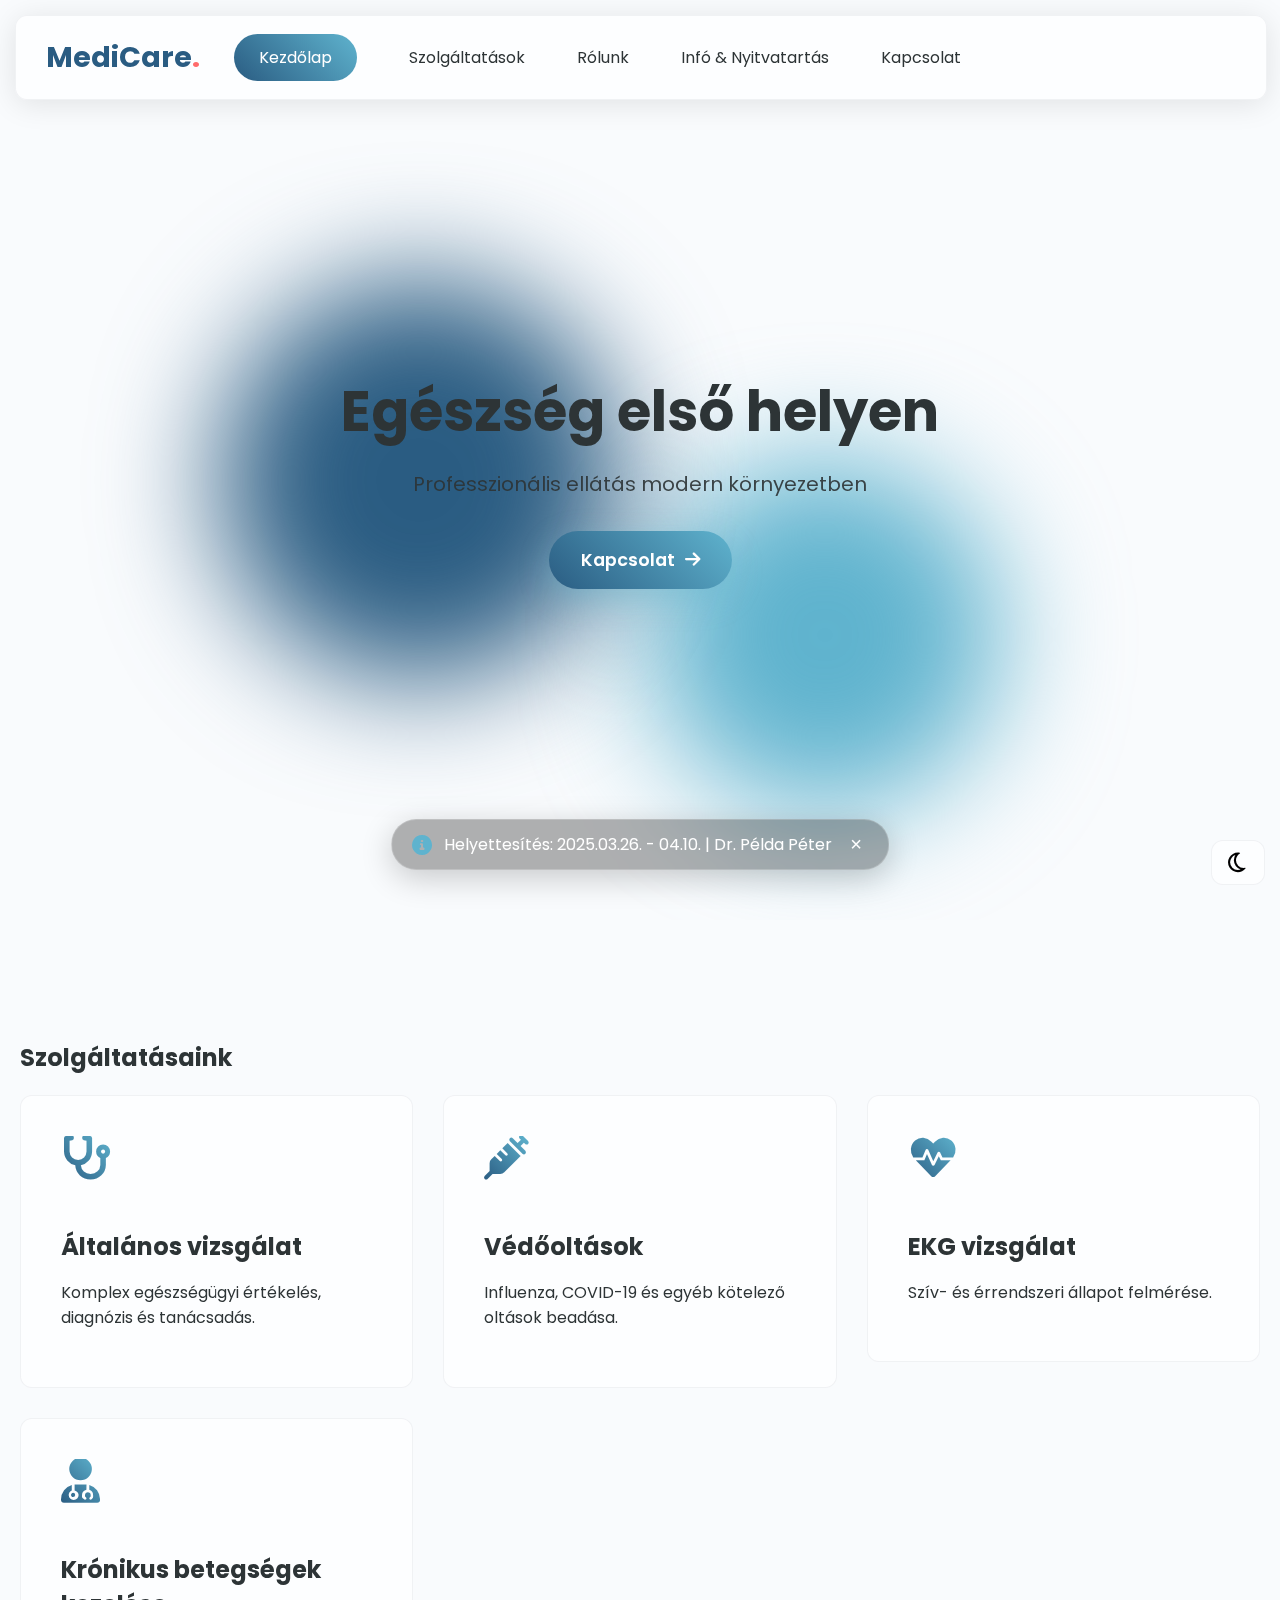
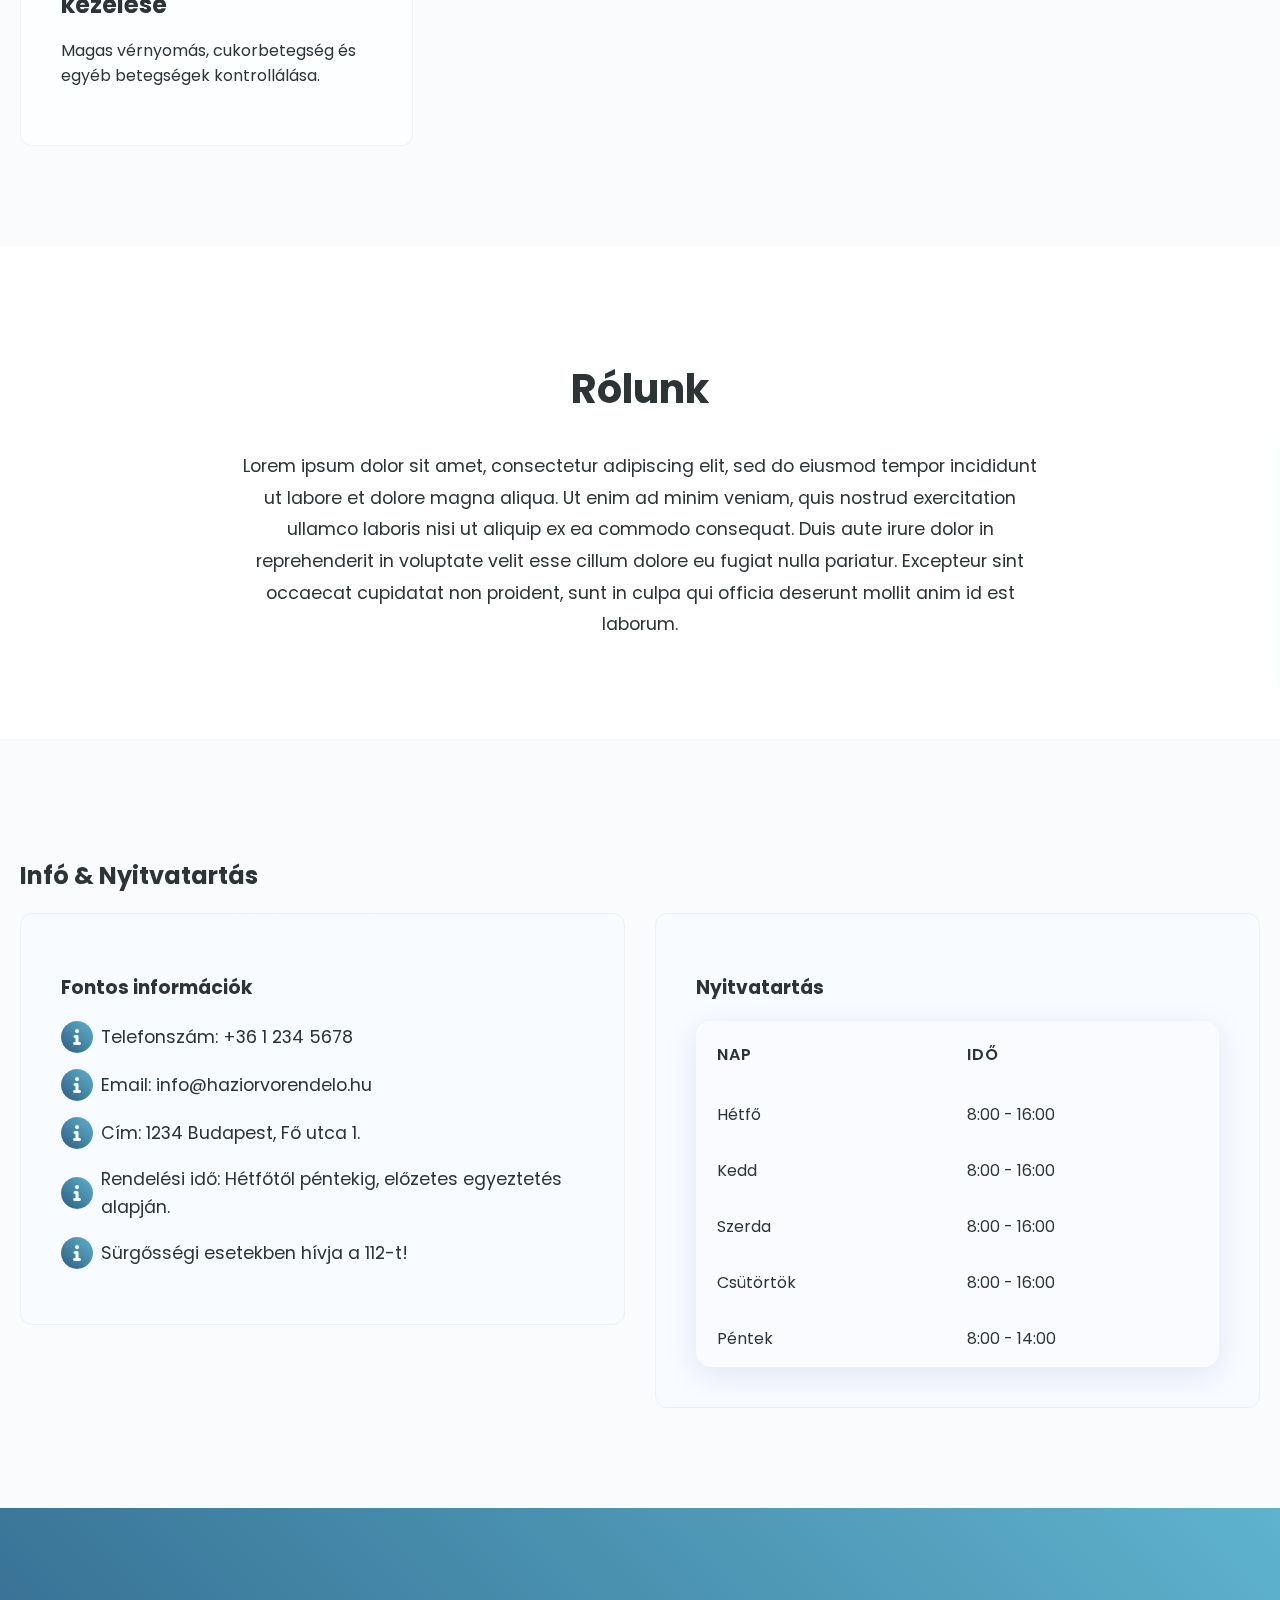
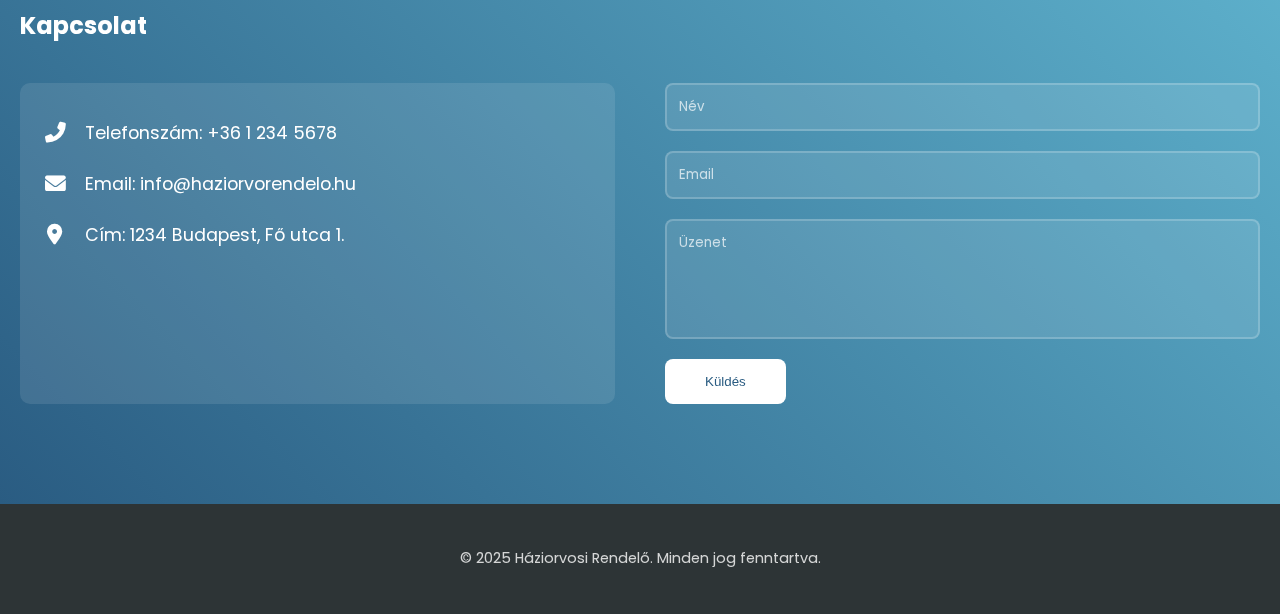
<file: rendelo/index.html>
<!DOCTYPE html>
<html lang="hu">

<head>
    <meta charset="UTF-8">
    <meta name="viewport" content="width=device-width, initial-scale=1.0">
    <title>Háziorvosi Rendelő</title>
    <link rel="stylesheet" href="styles.css">
    <link href="https://fonts.googleapis.com/css2?family=Poppins:wght@300;400;500;600;700&display=swap"
        rel="stylesheet">
    <link rel="stylesheet" href="https://cdnjs.cloudflare.com/ajax/libs/font-awesome/6.0.0/css/all.min.css">
    <!-- <link href="https://unpkg.com/aos@2.3.1/dist/aos.css" rel="stylesheet"> -->
</head>

<body>
    <header class="glass-header">
        <div class="container">
            <h1 class="logo">MediCare<span>.</span></h1>
            <nav class="nav-links" id="nav">
                <a href="#home" class="btn cta-button">Kezdőlap</a>
                <a href="#services" class="btn">Szolgáltatások</a>
                <a href="#about" class="btn">Rólunk</a>
                <a href="#info-hours" class="btn">Infó & Nyitvatartás</a>
                <a href="#contact" class="btn">Kapcsolat</a>
            </nav>
        </div>
    </header>

    <section id="home" class="hero">
        <div class="hero-content">
            <h2>Egészség első helyen</h2>
            <p data-aos="fade-up" data-aos-delay="200">Professzionális ellátás modern környezetben</p>
            <a href="#contact" class="hero-btn" data-aos="fade-up" data-aos-delay="400">
                Kapcsolat <i class="fas fa-arrow-right"></i>
            </a>
        </div>
        <div class="hero-blobs"></div>
    </section>

    <section id="services" class="services">
        <div class="container">
            <h2 class="section-title" data-aos="fade-up">Szolgáltatásaink</h2>
            <div class="services-grid">
                <div class="wrapper" data-aos="zoom-in">
                    <div class="service-card">
                        <i class="fas fa-stethoscope"></i>
                        <h3>Általános vizsgálat</h3>
                        <p>Komplex egészségügyi értékelés, diagnózis és tanácsadás.</p>
                    </div>
                </div>
                <div class="wrapper" data-aos="zoom-in" data-aos-delay="100">
                    <div class="service-card">
                        <i class="fas fa-syringe"></i>
                        <h3>Védőoltások</h3>
                        <p>Influenza, COVID-19 és egyéb kötelező oltások beadása.</p>
                    </div>
                </div>
                <div class="wrapper" data-aos="zoom-in" data-aos-delay="200">
                    <div class="service-card">
                        <i class="fas fa-heartbeat"></i>
                        <h3>EKG vizsgálat</h3>
                        <p>Szív- és érrendszeri állapot felmérése.</p>
                    </div>
                </div>
                <div class="wrapper" data-aos="zoom-in" data-aos-delay="300">
                    <div class="service-card">
                        <i class="fas fa-user-md"></i>
                        <h3>Krónikus betegségek kezelése</h3>
                        <p>Magas vérnyomás, cukorbetegség és egyéb betegségek kontrollálása.</p>
                    </div>
                </div>
            </div>
        </div>
    </section>

    <section id="about" class="about" data-aos="fade-up">
        <div class="container">
            <h2>Rólunk</h2>
            <p data-aos="zoom-in-down" data-aos-delay="200">
                Lorem ipsum dolor sit amet, consectetur adipiscing elit, sed do eiusmod tempor incididunt ut labore et
                dolore magna aliqua. Ut enim ad minim veniam, quis nostrud exercitation ullamco laboris nisi ut aliquip
                ex ea commodo consequat. Duis aute irure dolor in reprehenderit in voluptate velit esse cillum dolore eu
                fugiat nulla pariatur. Excepteur sint occaecat cupidatat non proident, sunt in culpa qui officia
                deserunt mollit anim id est laborum.
            </p>
        </div>
    </section>

    <section id="info-hours" class="info-hours">
        <div class="container">
            <h2 class="section-title" data-aos="fade-up">Infó & Nyitvatartás</h2>
            <div class="info-hours-content">
                <div class="wrapper" data-aos="fade-right">
                    <div class="info">
                        <h3>Fontos információk</h3>
                        <p><i class="fas fa-info-circle"></i> Telefonszám: +36 1 234 5678</p>
                        <p><i class="fas fa-info-circle"></i> Email: info@haziorvorendelo.hu</p>
                        <p><i class="fas fa-info-circle"></i> Cím: 1234 Budapest, Fő utca 1.</p>
                        <p><i class="fas fa-info-circle"></i> Rendelési idő: Hétfőtől péntekig, előzetes egyeztetés
                            alapján.</p>
                        <p><i class="fas fa-info-circle"></i> Sürgősségi esetekben hívja a 112-t!</p>
                    </div>
                </div>
                <div class="wrapper" data-aos="fade-left">
                    <div class="opening-hours">
                        <h3>Nyitvatartás</h3>
                        <table class="glass-table">
                            <tr>
                                <th>Nap</th>
                                <th>Idő</th>
                            </tr>
                            <tr>
                                <td>Hétfő</td>
                                <td>8:00 - 16:00</td>
                            </tr>
                            <tr>
                                <td>Kedd</td>
                                <td>8:00 - 16:00</td>
                            </tr>
                            <tr>
                                <td>Szerda</td>
                                <td>8:00 - 16:00</td>
                            </tr>
                            <tr>
                                <td>Csütörtök</td>
                                <td>8:00 - 16:00</td>
                            </tr>
                            <tr>
                                <td>Péntek</td>
                                <td>8:00 - 14:00</td>
                            </tr>
                        </table>
                    </div>
                </div>
            </div>
        </div>
    </section>

    <section id="contact" class="contact">
        <div class="container">
            <h2 class="section-title" data-aos="fade-up">Kapcsolat</h2>
            <div class="contact-content">
                <div class="contact-info" data-aos="fade-right">
                    <p><i class="fas fa-phone-alt"></i> Telefonszám: +36 1 234 5678</p>
                    <p><i class="fas fa-envelope"></i> Email: info@haziorvorendelo.hu</p>
                    <p><i class="fas fa-map-marker-alt"></i> Cím: 1234 Budapest, Fő utca 1.</p>
                </div>
                <div class="contact-form" data-aos="fade-left">
                    <form action="#" method="post">
                        <input type="text" name="name" placeholder="Név" required>
                        <input type="email" name="email" placeholder="Email" required>
                        <textarea name="message" class="textarea" placeholder="Üzenet" required></textarea>
                        <button type="submit" class="btn">Küldés</button>
                    </form>
                </div>
            </div>
        </div>
    </section>

    <footer>
        <div class="container">
            <p>&copy; 2025 Háziorvosi Rendelő. Minden jog fenntartva.</p>
        </div>
    </footer>

    <div class="dark-mode-toggle">
        <input type="checkbox" id="dark-mode-checkbox">
        <label for="dark-mode-checkbox"></label>
    </div>
    <div id="snackbar">
        <i class="fas fa-info-circle"></i>
        <p>Helyettesítés: 2025.03.26. - 04.10. | Dr. Példa Péter</p>
        <button id="closeBtn">&times;</button>
    </div>
    <script src="https://unpkg.com/aos@2.3.1/dist/aos.js"></script>
    <script>
        document.addEventListener("DOMContentLoaded", function () {
            const snackbar = document.getElementById("snackbar");
            const closeBtn = document.getElementById("closeBtn");

            snackbar.classList.add("show");

            closeBtn.addEventListener("click", function () {
                snackbar.classList.add("fadeout");

                snackbar.addEventListener("animationend", function () {
                    snackbar.classList.remove("show", "fadeout");
                }, { once: true });
            });
        });
        AOS.init();

        const darkModeCheckbox = document.getElementById('dark-mode-checkbox');

        if (localStorage.getItem('dark-mode') === 'enabled') {
            document.body.classList.add('dark-mode');
            darkModeCheckbox.checked = true;
        }

        darkModeCheckbox.addEventListener('change', function () {
            if (this.checked) {
                document.body.classList.add('dark-mode');
                localStorage.setItem('dark-mode', 'enabled');
            } else {
                document.body.classList.remove('dark-mode');
                localStorage.setItem('dark-mode', 'disabled');
            }
        });

        document.addEventListener("DOMContentLoaded", () => {
            const navLinks = document.querySelectorAll(".nav-links a");
            const sections = document.querySelectorAll('#home, #services, #about, #info-hours, #contact');
            const sectionVisibility = {};

            const observerOptions = {
                root: null,
                rootMargin: '-50% 0px',
                threshold: 0
            };

            const observer = new IntersectionObserver((entries) => {
                entries.forEach(entry => {
                    sectionVisibility[entry.target.id] = entry.isIntersecting;
                });

                let activeSectionId = null;
                sections.forEach(section => {
                    if (sectionVisibility[section.id]) {
                        activeSectionId = section.id;
                    }
                });

                if (!activeSectionId && window.scrollY === 0) {
                    activeSectionId = 'home';
                }

                if (activeSectionId) {
                    navLinks.forEach(link => {
                        const href = link.getAttribute('href').substring(1);
                        link.classList.toggle('cta-button', href === activeSectionId);
                    });
                }
            }, observerOptions);

            sections.forEach(section => observer.observe(section));
        });
    </script>

</body>

</html>
</file>
<file: rendelo/styles.css>
:root {
    --primary: #2A5C82;
    --secondary: #5FB3CE;
    --accent: #FF6B6B;
    --text: #2D3436;
    --glass: rgba(255, 255, 255, 0.9);
}

* {
    transition: background .3s;
}

html {
    scroll-behavior: smooth;
}

body {
    font-family: 'Poppins', sans-serif;
    background: #f9fbfd;
    color: var(--text);
    overflow-x: hidden;
    margin: 0;
    padding: 0;
}

.glass-header {
    background: var(--glass);
    backdrop-filter: blur(10px);
    box-shadow: 0 4px 30px rgba(0, 0, 0, 0.1);
    position: fixed;
    width: calc(100% - 30px);
    left: 0;
    right: 0;
    top: 0;
    margin: 15px;
    z-index: 1000;
    border-radius: 15px;
    backdrop-filter: blur(16px) saturate(180%);
    -webkit-backdrop-filter: blur(16px) saturate(180%);
    background-color: rgba(255, 255, 255, 0.75);
    border-radius: 12px;
    border: 1px solid rgba(209, 213, 219, 0.3);
}

.glass-header .container {
    display: flex;
    align-items: center;
    padding: 10px 20px;
}

.logo {
    font-weight: 700;
    font-size: 1.8rem;
    color: var(--primary);
    margin: 10px;
}

.logo span {
    color: var(--accent);
}

.nav-links a {
    color: var(--text);
    margin: 0 1.5rem;
    transition: 0.3s;
    position: relative;
    text-decoration: none;
}

.cta-button {
    background: linear-gradient(45deg, var(--primary), var(--secondary));
    color: white !important;
    padding: 12px 25px;
    border-radius: 30px;
    transition: all 0.3s ease-in-out;
}

.hero {
    min-height: calc(100vh - 100px);
    display: flex;
    align-items: center;
    justify-content: center;
    text-align: center;
    padding: 60px 15px 60px;
    position: relative;
    overflow: hidden;
}

.hero-content {
    max-width: 800px;
    margin: 0 auto;
    position: relative;
    z-index: 2;
}

.hero h2 {
    font-size: 3.5rem;
    margin-bottom: 1.5rem;
    line-height: 1.2;
}

.hero p {
    font-size: 1.25rem;
    margin-bottom: 2rem;
    color: var(--text);
    opacity: 0.9;
}

.hero-btn {
    background: linear-gradient(45deg, var(--primary), var(--secondary));
    display: inline-flex;
    align-items: center;
    font-size: 1.1rem;
    color: white;
    padding: 1rem 2rem;
    border-radius: 50px;
    font-weight: 600;
    box-shadow: 0 10px 30px rgba(95, 179, 206, 0.4);
    transition: all 0.3s ease;
    text-decoration: none;
}

.hero-btn i {
    margin-left: 10px;
    transition: margin-left 0.3s ease;
}

.hero-btn:hover i {
    margin-left: 20px;
}

.hero-blobs {
    position: absolute;
    top: 50%;
    left: 50%;
    transform: translate(-50%, -50%);
    width: 1200px;
    height: 600px;
    z-index: 1;
    pointer-events: none;
}

.hero-blobs::before,
.hero-blobs::after {
    content: '';
    position: absolute;
    border-radius: 50%;
    filter: blur(60px);
    animation: blob-float 20s infinite linear;
    mix-blend-mode: multiply;
}

.hero-blobs::before {
    width: 400px;
    height: 400px;
    background: var(--primary);
    top: 20%;
    left: 15%;
    animation-delay: -5s;
}

.hero-blobs::after {
    width: 350px;
    height: 350px;
    background: var(--secondary);
    top: 50%;
    right: 20%;
    animation-duration: 5s;
}

@keyframes blob-float {
    0% {
        transform: translate(0, 0) scale(1);
        border-radius: 50%;
    }

    33% {
        transform: translate(50px, -80px) scale(1.2);
        border-radius: 45% 55% 62% 38%;
    }

    66% {
        transform: translate(-30px, 70px) scale(0.9);
        border-radius: 55% 45% 38% 62%;
    }

    100% {
        transform: translate(0, 0) scale(1);
        border-radius: 50%;
    }
}

@media (max-width: 768px) {
    .hero-blobs {
        width: 100%;
        height: 300px;
    }

    .hero-blobs::before {
        width: 200px;
        height: 200px;
        filter: blur(40px);
    }

    .hero-blobs::after {
        width: 180px;
        height: 180px;
        filter: blur(40px);
    }
}

.services {
    padding: 80px 0;
    margin: 20px;
}

.services-grid {
    display: grid;
    grid-template-columns: repeat(auto-fit, minmax(300px, 1fr));
    gap: 30px;
}

.service-card {
    padding: 2.5rem;
    backdrop-filter: blur(10px);
    border-radius: 15px;
    transition: transform 0.4s cubic-bezier(0.175, 0.885, 0.32, 1.275),
        box-shadow 0.4s cubic-bezier(0.175, 0.885, 0.32, 1.275),
        background 0.4s ease;
    position: relative;
    overflow: hidden;
    box-shadow: 0 0 0 rgba(0, 0, 0, 0);
    backdrop-filter: blur(16px) saturate(180%);
    -webkit-backdrop-filter: blur(16px) saturate(180%);
    background-color: rgba(255, 255, 255, 0.75);
    border-radius: 12px;
    border: 1px solid rgba(209, 213, 219, 0.3);
}

.service-card::before {
    content: "";
    position: absolute;
    top: 0;
    left: 50%;
    width: 300%;
    height: 300%;
    top: -15%;
    background: radial-gradient(circle, rgba(255, 255, 255, 0.2) 0%, transparent 50%);
    transition: transform 0.4s cubic-bezier(0.175, 0.885, 0.32, 1.275);
    transform: translate(-50%, -70%) scale(0.5);
    z-index: 0;
    pointer-events: none;
}

.service-card:hover::before {
    transform: translate(-50%, -50%) scale(1);
}

.service-card:hover {
    transform: translateY(-10px) scale(1.02);
    box-shadow: 0 15px 30px rgba(0, 0, 0, 0.2);
    background: rgba(255, 255, 255, 0.95);
}

.service-card i {
    font-size: 2.8rem;
    margin-bottom: 1.5rem;
    background: linear-gradient(45deg, var(--primary), var(--secondary));
    background-clip: border-box;
    -webkit-background-clip: text;
    -webkit-text-fill-color: transparent;
    transition: transform 0.3s ease-in-out;
    position: relative;
    z-index: 1;
}

.service-card:hover i {
    transform: scale(1.1) rotate(-5deg);
}

.service-card h3 {
    font-size: 1.5rem;
    margin-bottom: 1rem;
    position: relative;
    z-index: 1;
}

.service-card p {
    font-size: 1rem;
    line-height: 1.6;
    position: relative;
    z-index: 1;
}

.about {
    padding: 80px 0;
    background: var(--glass);
    display: flex;
    justify-content: center;
}

.about .container {
    max-width: 800px;
    text-align: center;
}

.about h2 {
    margin-bottom: 2rem;
    font-size: 2.5rem;
}

.about p {
    font-size: 1.1rem;
    line-height: 1.8;
}

.contact {
    padding: 80px 0;
    background: linear-gradient(45deg, var(--primary), var(--secondary));
    color: white;
    position: relative;
    overflow: hidden;
}

.contact .container {
    position: relative;
    z-index: 2;
    margin: 20px;
}

.contact-content {
    display: grid;
    grid-template-columns: 1fr 1fr;
    gap: 50px;
    margin-top: 40px;
}

.contact-info p {
    font-size: 1.1rem;
    margin-bottom: 25px;
    display: flex;
    align-items: center;
    gap: 15px;
}

.contact-info i {
    font-size: 1.3rem;
    width: 30px;
    text-align: center;
}

.contact-form form {
    display: flex;
    flex-direction: column;
    gap: 20px;
}

.contact-form input,
.contact-form textarea {
    width: 100%;
    max-width: 100%;
    padding: 12px;
    box-sizing: border-box;
    border: 2px solid rgba(255, 255, 255, 0.2);
    border-radius: 8px;
    background: rgba(255, 255, 255, 0.1);
    color: white;
    font-family: 'Poppins', sans-serif;
    transition: all 0.3s ease;
}

.contact-form input::placeholder,
.contact-form textarea::placeholder {
    color: rgba(255, 255, 255, 0.7);
}

.contact-form input:focus,
.contact-form textarea:focus {
    outline: none;
    border-color: white;
    background: rgba(255, 255, 255, 0.2);
}

.contact-form textarea {
    height: 120px;
    resize: none;
}

.contact-form button {
    align-self: flex-start;
    padding: 15px 40px;
    background: white;
    color: var(--primary);
    border: none;
    border-radius: 8px;
    cursor: pointer;
    transition: all 0.3s ease;
}

.contact-form button:hover {
    transform: translateY(-2px);
    box-shadow: 0 5px 15px rgba(0, 0, 0, 0.2);
}

footer {
    background: var(--text);
    color: white;
    padding: 30px 0;
    text-align: center;
}

footer p {
    font-size: 0.9rem;
    opacity: 0.8;
}

@media (max-width: 480px) {
    .contact {
        padding: 60px 0;
    }

    .contact-info p {
        flex-direction: column;
        text-align: center;
        gap: 8px;
    }

    .contact-form input,
    .contact-form textarea {
        padding: 12px;
    }
}

@media (max-width: 768px) {
    .hero h2 {
        font-size: 2.2rem;
    }

    .hero p {
        font-size: 1rem;
    }

    .services-grid {
        gap: 20px;
    }

    .service-card {
        padding: 1.5rem;
    }
}

@media (max-width: 768px) {
    .contact-content {
        grid-template-columns: 1fr;
        gap: 40px;
    }

    .contact-info p {
        font-size: 1rem;
    }

    .contact-form button {
        width: 100%;
    }
}

@media (max-width: 480px) {
    .hero {
        min-height: auto;
        padding: 100px 15px 40px;
        margin-top: 20px;
    }

    .hero h2 {
        font-size: 1.8rem;
    }

    .service-card {
        width: 100%;
        margin: 0;
    }
}

@media (max-width: 1030px) {

    .nav-links,
    .contact-icons {
        display: none;
    }

    .glass-header .container {
        justify-content: center;
    }
}

body.dark-mode {
    background-color: #121212;
    color: #e0e0e0;
}

.dark-mode-toggle {
    position: fixed;
    right: 0;
    bottom: 0;
    cursor: pointer;
    margin: 15px;
    z-index: 10;
    backdrop-filter: blur(16px) saturate(180%);
    -webkit-backdrop-filter: blur(16px) saturate(180%);
    background-color: rgba(255, 255, 255, 0.75);
    border-radius: 12px;
    border: 1px solid rgba(209, 213, 219, 0.3);
    transition: all 0.3s;
}

.dark-mode .dark-mode-toggle {
    background-color: rgba(17, 25, 40, 0.75);
    border: 1px solid rgba(255, 255, 255, 0.125);
}

.dark-mode-toggle:hover {
    background: rgba(255, 255, 255, 0.15);
    transform: scale(1.05);
}

.dark-mode-toggle:active {
    transform: scale(0.95);
}

.dark-mode-toggle input {
    display: none;
}

.dark-mode-toggle label {
    font-size: 1.2rem;
    padding: 10px 15px;
    display: flex;
    align-items: center;
    gap: 8px;
}

.dark-mode-toggle label::before {
    font-family: 'Font Awesome 5 Free';
    content: '\f186';
    font-size: 1.4rem;
    color: black;
}

.dark-mode-toggle input:checked+label::before {
    font-family: 'Font Awesome 5 Free';
    content: '\f185';
    color: white;
}

.dark-mode .service-card,
.dark-mode .about {
    background: rgba(255, 255, 255, 0.1);
    border: 1px solid rgba(255, 255, 255, 0.2);
}

.dark-mode .contact {
    background: linear-gradient(45deg, var(--primary), var(--secondary));
    position: relative;
}

.dark-mode .contact::before {
    content: "";
    position: absolute;
    inset: 0;
    background: rgba(0, 0, 0, 0.418);
    z-index: 1;
}

.dark-mode .service-card h3,
.dark-mode .service-card p,
.dark-mode .about h2,
.dark-mode .about p,
.dark-mode .contact {
    color: #e0e0e0;
}

.dark-mode .glass-header {
    background-color: rgba(53, 56, 72, 0.75);
    border: 1px solid rgba(255, 255, 255, 0.125);
}

.dark-mode .nav-links a {
    color: white;
}

.dark-mode .hero-content p {
    color: white;
}

.dark-mode .service-card:hover {
    background: rgba(255, 255, 255, 0.15);
}

::-webkit-scrollbar {
    width: 12px;
    height: 12px;
}

::-webkit-scrollbar-track {
    background: #f1f1f1;
    border-radius: 10px;
}

::-webkit-scrollbar-thumb {
    background: #888;
    border-radius: 10px;
    border: 3px solid #f1f1f1;
}

::-webkit-scrollbar-thumb:hover {
    background: #555;
}

::-webkit-scrollbar-corner {
    background: #f1f1f1;
}

.dark-mode ::-webkit-scrollbar {
    width: 12px;
    height: 12px;
}

.dark-mode ::-webkit-scrollbar-track {
    background: #2d2d2d;
    border-radius: 10px;
}

.dark-mode ::-webkit-scrollbar-thumb {
    background: #555;
    border-radius: 10px;
    border: 3px solid #2d2d2d;
}

.dark-mode ::-webkit-scrollbar-thumb:hover {
    background: #777;
}

.dark-mode ::-webkit-scrollbar-corner {
    background: #2d2d2d;
}

.contact-info {
    background: rgba(255, 255, 255, 0.1);
    padding: 20px;
    border-radius: 10px;
}

#snackbar {
    visibility: hidden;
    min-width: 250px;
    background: rgba(0, 0, 0, 0.3);
    color: #fff;
    text-align: center;
    border-radius: 25px;
    padding: 12px 20px;
    position: fixed;
    z-index: 999;
    bottom: 30px;
    left: 50%;
    transform: translateX(-50%);
    display: flex;
    align-items: center;
    gap: 12px;
    backdrop-filter: blur(10px);
    border: 1px solid rgba(255, 255, 255, 0.2);
    box-shadow: 0 8px 32px rgba(0, 0, 0, 0.2);
}

#snackbar.show {
    visibility: visible;
    animation: fadein 0.5s;
}

#snackbar i {
    font-size: 20px;
    color: #5FB3CE;
}

#snackbar p {
    margin: 0;
}

#closeBtn {
    background: none;
    border: none;
    color: #fff;
    font-size: 20px;
    cursor: pointer;
    margin-left: auto;
    transition: color .3s;
}

#closeBtn:hover {
    color: #ff4444;
}

@keyframes fadein {
    from {
        bottom: 0;
        opacity: 0;
    }

    to {
        bottom: 30px;
        opacity: 1;
    }
}

#snackbar.fadeout {
    animation: fadeout 0.5s forwards;
}

@keyframes fadeout {
    from {
        bottom: 30px;
        opacity: 1;
    }

    to {
        bottom: 0;
        opacity: 0;
    }
}

.glass-table {
    width: 100%;
    border-collapse: collapse;
    background: rgba(255, 255, 255, 0.2);
    backdrop-filter: blur(10px);
    border-radius: 15px;
    box-shadow: 0 8px 32px 0 rgba(31, 38, 135, 0.1);
    border: 1px solid rgba(255, 255, 255, 0.1);
    overflow: hidden;
}

.glass-table thead {
    background: rgba(255, 255, 255, 0.3);
}

.glass-table th {
    padding: 20px;
    text-align: left;
    font-weight: 600;
    text-transform: uppercase;
    letter-spacing: 1px;
}

.glass-table td {
    padding: 15px 20px;
    border-bottom: 1px solid rgba(255, 255, 255, 0.1);
}

/* .glass-table tbody tr:hover {
    background: rgba(255, 255, 255, 0.3);
    transition: 0.3s;
} */

.glass-table tbody tr:last-child td {
    border-bottom: none;
}

.info-hours {
    padding: 80px 0;
    margin: 20px;
}

.info-hours-content {
    display: grid;
    grid-template-columns: repeat(auto-fit, minmax(300px, 1fr));
    gap: 30px;
    margin-top: 20px;
}

.info,
.opening-hours {
    padding: 2.5rem;
    backdrop-filter: blur(10px);
    border-radius: 15px;
    transition: transform 0.4s cubic-bezier(0.175, 0.885, 0.32, 1.275),
        box-shadow 0.4s cubic-bezier(0.175, 0.885, 0.32, 1.275),
        background 0.4s ease;
    position: relative;
    overflow: hidden;
    box-shadow: 0 0 0 rgba(0, 0, 0, 0);
    backdrop-filter: blur(16px) saturate(180%);
    -webkit-backdrop-filter: blur(16px) saturate(180%);
    border-radius: 12px;
    border: 1px solid rgba(209, 213, 219, 0.3);
}

.info::before,
.opening-hours::before {
    content: "";
    position: absolute;
    top: 0;
    left: 50%;
    width: 300%;
    height: 300%;
    background: radial-gradient(circle, rgba(255, 255, 255, 0.2) 0%, transparent 50%);
    transition: transform 0.4s cubic-bezier(0.175, 0.885, 0.32, 1.275);
    transform: translate(-50%, -70%) scale(0.5);
    z-index: 0;
    pointer-events: none;
}

.info:hover::before,
.opening-hours:hover::before {
    transform: translate(-50%, -50%) scale(1);
}

.info:hover,
.opening-hours:hover {
    box-shadow: 0 15px 30px rgba(0, 0, 0, 0.2);
}

.info h2,
.opening-hours h2 {
    font-size: 2rem;
    margin-bottom: 1.5rem;
}

.info p,
.opening-hours p {
    font-size: 1.1rem;
    line-height: 1.6;
    margin-top: 1rem;
    display: flex;
    align-items: center;
    gap: 0.5rem;
}

.info i,
.opening-hours i {
    font-size: 2rem;
    background: linear-gradient(45deg, var(--primary), var(--secondary));
    background-clip: border-box;
    -webkit-background-clip: text;
    -webkit-text-fill-color: transparent;
    transition: transform 0.3s ease-in-out;
}

.dark-mode .info,
.dark-mode .opening-hours {
    background: rgba(255, 255, 255, 0.1);
    border: 1px solid rgba(255, 255, 255, 0.2);
}

.info p {
    margin-bottom: 15px;
}

@media (max-width: 768px) {
    .hero h2 {
        font-size: 2.2rem;
    }

    .hero p {
        font-size: 1rem;
    }

    .services-grid {
        gap: 20px;
    }

    .service-card {
        padding: 1.5rem;
        width: 100%;
        margin: 0;
    }

    .glass-header .container {
        flex-direction: column;
        align-items: center;
        justify-content: space-between;
    }

    .nav-links {
        display: none;
    }

    .nav-links.active {
        display: block;
        position: absolute;
        top: 60px;
        left: 0;
        right: 0;
        background-color: rgba(255, 255, 255, 0.9);
        box-shadow: 0 4px 20px rgba(0, 0, 0, 0.1);
        padding: 10px;
    }

    .logo {
        font-size: 1.6rem;
    }
}

@media (max-width: 480px) {
    .hero {
        min-height: auto;
        padding: 100px 15px 40px;
        margin-top: 20px;
    }

    .hero h2 {
        font-size: 1.8rem;
    }

    .contact-form input,
    .contact-form textarea {
        padding: 12px;
    }
}

@media (max-width: 768px) {
    .service-card {
        width: calc(100% - 50px);
        margin: 0;
    }
}
</file>
